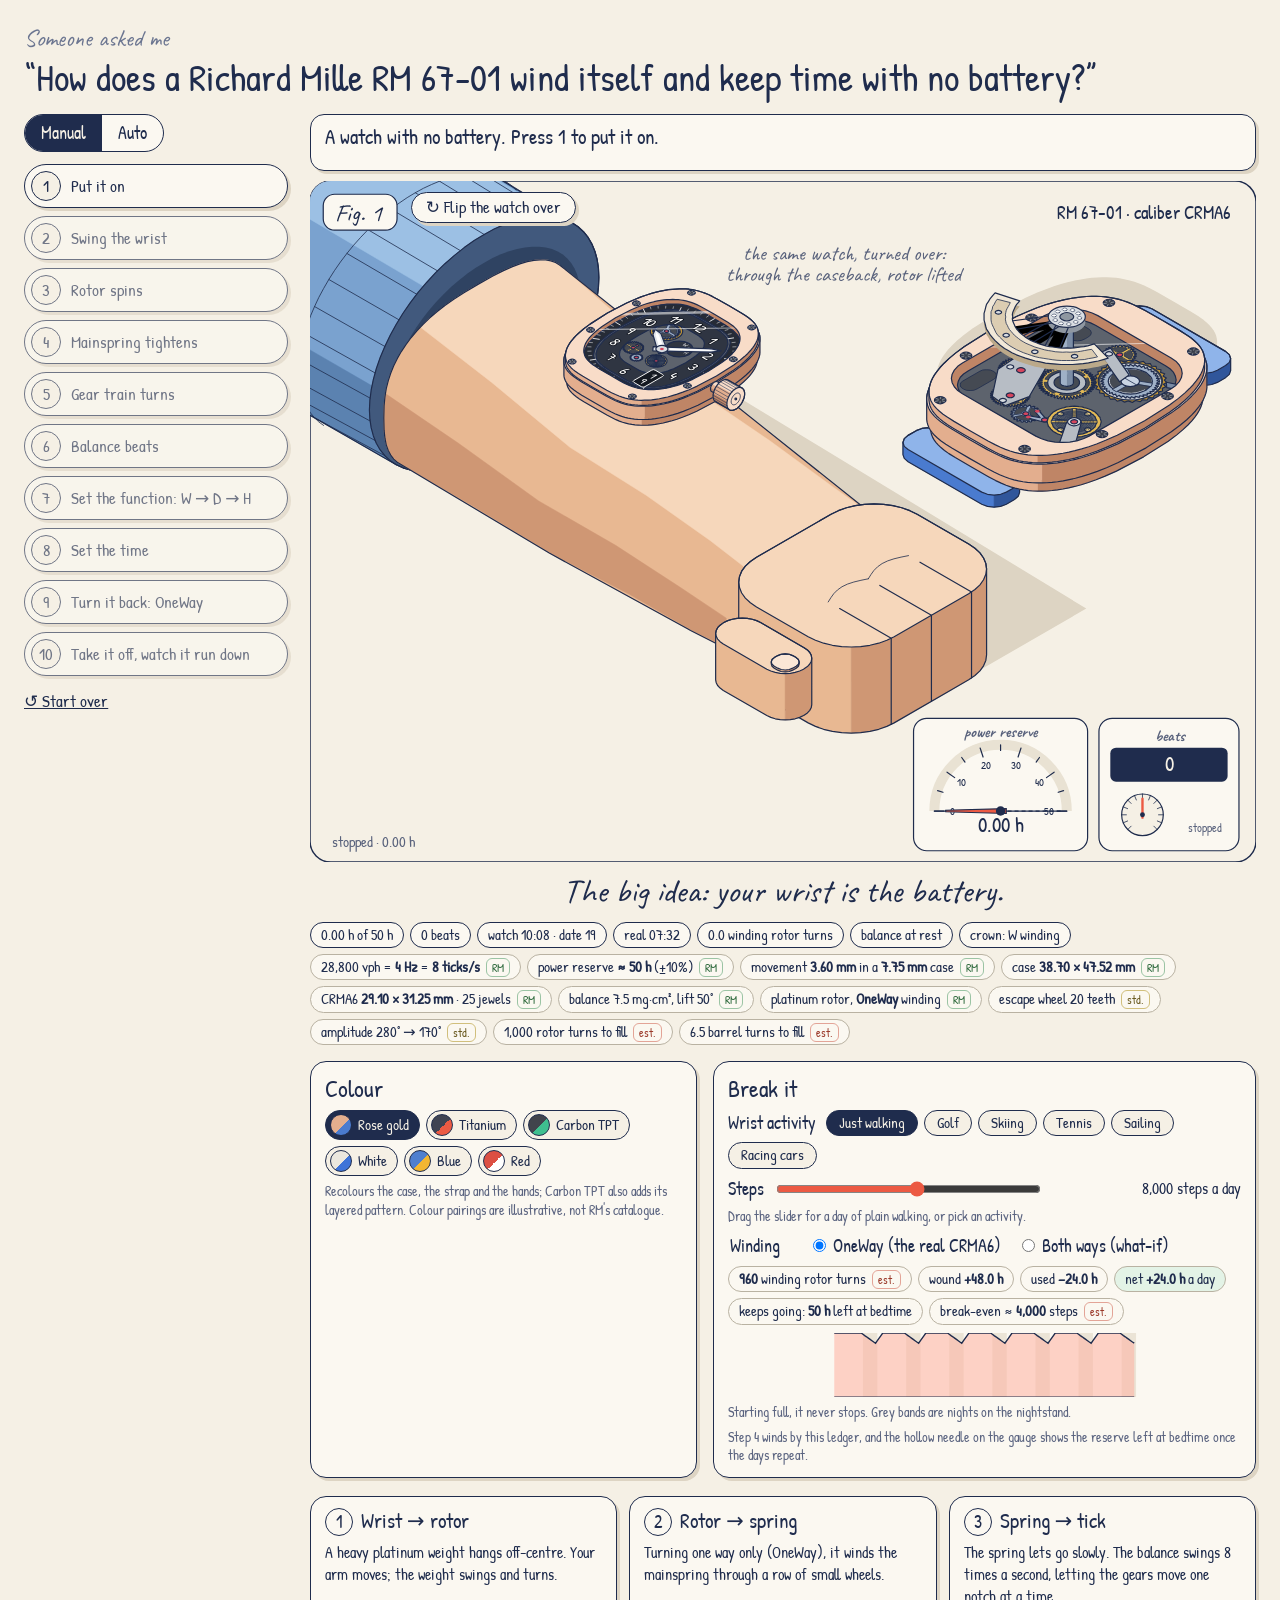
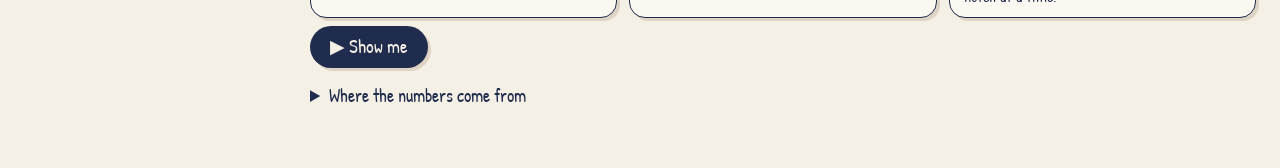
<file: rm67-01/site/index.html>
<!doctype html>
<html lang="en">
<head>
<meta charset="utf-8">
<meta name="viewport" content="width=device-width, initial-scale=1">
<title>RM 67-01 Anatomy</title>
<meta name="description" content="How a Richard Mille RM 67-01 winds itself and keeps time with no battery: an interactive, hand-inked machine driven by one small model.">
<link rel="preconnect" href="https://fonts.googleapis.com">
<link rel="preconnect" href="https://fonts.gstatic.com" crossorigin>
<link href="https://fonts.googleapis.com/css2?family=Caveat:wght@600;700&family=Patrick+Hand&display=swap" rel="stylesheet">
<style>:root {
  --paper: #f5f0e5;
  --paper2: #fbf8f1;
  --ink: #1f2c4d;
  --shade: #ddd4c3;
  --cs0: #f8dcc8; --cs1: #e3ae8e; --cs2: #bf8566;
  --st0: #8fb4ea; --st1: #4a7bcf; --st2: #30569b;
  --ac0: #ffffff; --ac1: #dfe3e8; --ac2: #8d95a0;
  --ui0: #ffb3a3; --ui1: #ec5a43; --ui2: #b9402e;
  --blur: rgba(220, 205, 178, 0.55);
  color-scheme: light;
}
* { box-sizing: border-box; }
html, body { margin: 0; }
body {
  background: var(--paper);
  color: var(--ink);
  font-family: "Patrick Hand", "Comic Sans MS", system-ui, sans-serif;
  font-size: 18px;
  line-height: 1.35;
}
.top { max-width: 1280px; margin: 0 auto; padding: 22px 24px 0; }
.kicker { margin: 0; font-family: Caveat, cursive; font-size: 24px; color: #6b7590; }
h1 { margin: 2px 0 0; font-weight: 400; font-size: clamp(24px, 3.2vw, 38px); line-height: 1.15; }
.grid { max-width: 1280px; margin: 0 auto; padding: 14px 24px 60px; display: grid; grid-template-columns: 264px minmax(0, 1fr); gap: 22px; align-items: start; }
.side { position: sticky; top: 14px; }
.mode { display: inline-flex; border: 1.5px solid var(--ink); border-radius: 999px; overflow: hidden; margin-bottom: 12px; background: var(--paper2); }
.mode button { font: inherit; border: 0; background: none; color: var(--ink); padding: 6px 16px; cursor: pointer; }
.mode button[aria-pressed="true"] { background: var(--ink); color: var(--paper); }
.steps { list-style: none; margin: 0; padding: 0; display: grid; gap: 8px; }
.steps button {
  width: 100%; display: flex; align-items: center; gap: 10px; text-align: left;
  font: inherit; font-size: 17px; color: var(--ink); background: var(--paper2);
  border: 1.5px solid var(--ink); border-radius: 999px; padding: 6px 14px 6px 6px; cursor: pointer;
  box-shadow: 3px 3px 0 var(--shade); transition: opacity .3s, background .3s, transform .15s;
}
.steps .n { flex: none; width: 30px; height: 30px; border-radius: 50%; border: 1.5px solid var(--ink); display: grid; place-items: center; background: var(--paper); font-size: 17px; }
.steps button:disabled { cursor: default; }
.steps button[data-state="later"] { opacity: .62; }
.steps button:not([data-state="running"]):hover { transform: translate(-1px, -1px); box-shadow: 4px 4px 0 var(--shade); opacity: 1; }
.steps button[data-state="done"] { opacity: .5; box-shadow: none; }
.steps button[data-state="done"] .n { background: var(--ink); color: var(--paper); }
.steps button[data-state="running"] { background: var(--ui1); color: #fff; border-color: var(--ink); }
.steps button[data-state="running"] .n { background: #fff; color: var(--ink); }
.steps button[data-state="next"]:not(:disabled):hover { transform: translate(-1px, -1px); box-shadow: 4px 4px 0 var(--shade); }
.steps button.pulse .n { animation: pulse 1.3s ease-in-out infinite; }
@keyframes pulse { 0%, 100% { box-shadow: 0 0 0 0 rgba(236, 90, 67, .55); } 50% { box-shadow: 0 0 0 7px rgba(236, 90, 67, 0); } }
.restart { display: inline-block; margin-top: 14px; color: var(--ink); font-size: 17px; }
.stage { min-width: 0; }
.hint { margin: 0 0 10px; min-height: 2.7em; font-size: 21px; background: var(--paper2); border: 1.5px solid var(--ink); border-radius: 14px; padding: 8px 14px; box-shadow: 3px 3px 0 var(--shade); }
.card { position: relative; }
.flipbtn { position: absolute; top: 1.6%; left: calc(9.6% + 10px); z-index: 2; font: inherit; font-size: 17px; color: var(--ink); background: var(--paper2); border: 1.5px solid var(--ink); border-radius: 999px; padding: 3px 14px; cursor: pointer; box-shadow: 3px 3px 0 var(--shade); }
.flipbtn:hover { transform: translate(-1px, -1px); box-shadow: 4px 4px 0 var(--shade); }
.flipbtn[aria-pressed="true"] { background: var(--ink); color: var(--paper); }
#fig { display: block; width: 100%; height: auto; }
.readout { position: absolute; left: 22px; bottom: 10px; margin: 0; font-size: 15px; color: #59627c; }
.big { font-family: Caveat, cursive; font-size: 34px; margin: 6px 0 8px; text-align: center; }
.chips { display: flex; flex-wrap: wrap; gap: 6px; }
.chips.facts { margin-top: 6px; }
.chip { background: var(--paper2); border: 1.2px solid #b9b2a2; border-radius: 999px; padding: 2px 10px; font-size: 15px; white-space: nowrap; }
.chip.lv { border-color: var(--ink); }
.chip.lv:empty { display: none; }
.chip.bad { background: #fde3dd; }
.chip.good { background: #e3f3e6; }
.src { font-style: normal; font-size: 12px; border-radius: 6px; padding: 0 5px; margin-left: 3px; border: 1px solid; }
.src.rm { color: #2f6a3d; border-color: #9bc4a4; }
.src.std { color: #6a5a20; border-color: #d1bf7c; }
.src.est { color: #9b3a2a; border-color: #e3a497; }
.row2 { display: grid; grid-template-columns: minmax(0, 1fr) minmax(0, 1.4fr); gap: 16px; margin-top: 16px; }
.panel { background: var(--paper2); border: 1.5px solid var(--ink); border-radius: 16px; padding: 10px 14px 12px; box-shadow: 3px 3px 0 var(--shade); min-width: 0; }
.panel h2 { margin: 0 0 6px; font-weight: 400; font-size: 24px; }
.small { font-size: 14px; color: #5b6480; margin: 6px 0 0; }
.swatches { display: flex; flex-wrap: wrap; gap: 6px; }
.sw { font: inherit; font-size: 15px; display: inline-flex; align-items: center; gap: 6px; border: 1.2px solid var(--ink); background: var(--paper); border-radius: 999px; padding: 3px 10px 3px 4px; cursor: pointer; color: var(--ink); }
.sw i { width: 22px; height: 22px; border-radius: 50%; border: 1.2px solid var(--ink); background: linear-gradient(135deg, var(--a) 55%, var(--b) 55%); }
.sw[aria-pressed="true"] { background: var(--ink); color: var(--paper); }
.acts { display: flex; flex-wrap: wrap; align-items: center; gap: 6px; margin-bottom: 8px; }
.acts > span { margin-right: 4px; }
.act { font: inherit; font-size: 15px; border: 1.2px solid var(--ink); background: var(--paper); color: var(--ink); border-radius: 999px; padding: 2px 12px; cursor: pointer; }
.act[aria-pressed="true"] { background: var(--ink); color: var(--paper); }
.sl { display: grid; grid-template-columns: auto minmax(0, 1fr) auto; gap: 10px; align-items: center; }
.sl input { width: 100%; accent-color: var(--ui1); }
.sl output { font-size: 16px; min-width: 12em; text-align: right; }
.wind { border: 0; padding: 0; margin: 8px 0; display: flex; flex-wrap: wrap; gap: 4px 16px; }
.wind legend { float: left; margin-right: 10px; }
.week { width: 100%; height: 64px; margin-top: 8px; display: block; }
.week .night { fill: #ebe4d6; }
.week .wkFill { fill: var(--ui0); opacity: .55; }
.week .wkLine { fill: none; stroke: var(--ink); stroke-width: 1.4; vector-effect: non-scaling-stroke; }
.week .wkAxis { stroke: var(--ink); stroke-width: 1.2; vector-effect: non-scaling-stroke; }
.cards { list-style: none; margin: 18px 0 8px; padding: 0; display: grid; grid-template-columns: repeat(3, minmax(0, 1fr)); gap: 12px; }
.cards li { background: var(--paper2); border: 1.5px solid var(--ink); border-radius: 16px; padding: 10px 14px; box-shadow: 3px 3px 0 var(--shade); }
.cards .n { display: inline-grid; place-items: center; width: 28px; height: 28px; border-radius: 50%; border: 1.5px solid var(--ink); }
.cards h3 { display: inline; margin-left: 8px; font-weight: 400; font-size: 21px; }
.cards p { margin: 6px 0 0; font-size: 16px; }
.showme { font: inherit; font-size: 19px; background: var(--ink); color: var(--paper); border: 0; border-radius: 999px; padding: 8px 20px; cursor: pointer; box-shadow: 3px 3px 0 var(--shade); }
.notes { margin-top: 16px; font-size: 15px; }
.notes summary { cursor: pointer; font-size: 18px; }
.notes li { margin: 4px 0; }

/* the drawing */
#fig .paper { fill: var(--paper); stroke: var(--ink); stroke-width: 1.5; vector-effect: non-scaling-stroke; }
#fig path, #fig circle, #fig rect { vector-effect: non-scaling-stroke; }
#fig .k { fill: none; stroke: var(--ink); stroke-width: 1.2; stroke-linejoin: round; stroke-linecap: round; }
#fig circle.k, #fig path.k[style] { stroke: var(--ink); }
#fig .thin { stroke-width: 0.8; }
#fig .hair { stroke-width: 0.55; }
#fig .dash { stroke-dasharray: 3 3; }
#fig .shade { fill: var(--shade); }
#fig .skinShade { fill: #d9a582; opacity: 1; }
#fig .glint { fill: none; stroke: #ffffff; stroke-width: 2.4; opacity: .55; stroke-linecap: round; }
#fig .glint.thinG { stroke-width: 1.2; }
#fig .spring { fill: none; stroke: #e8eef7; stroke-width: 0.9; }
#fig .tpt { fill: url(#tptP); stroke: var(--ink); stroke-width: 1.2; }
#fig .num { font-family: "Patrick Hand", sans-serif; font-size: 4.4px; text-anchor: middle; fill: #ffffff; stroke: #10141c; stroke-width: 0.5px; paint-order: stroke; vector-effect: none; }
#fig .fnl { font-family: "Patrick Hand", sans-serif; font-size: 1.9px; text-anchor: middle; fill: #ffffff; }
#fig .dnum { font-family: "Patrick Hand", sans-serif; font-size: 3.4px; text-anchor: middle; fill: #ffffff; }
#fig .dateFrame { fill: none; stroke: #f2f2f2; stroke-width: 1; }
#fig .tickW { fill: none; stroke: #f2f2f2; stroke-width: 0.9; stroke-linecap: round; }
#fig .tickW.hair { stroke-width: 0.5; }
#fig .spl { fill: none; stroke: #c9ced6; stroke-width: 0.5; }
#fig .labBg { fill: var(--paper2); stroke: var(--ink); stroke-width: 1.2; }
#fig .figno { font-family: Caveat, cursive; font-size: 26px; fill: var(--ink); }
#fig .figtitle { font-family: "Patrick Hand", sans-serif; font-size: 20px; fill: var(--ink); text-anchor: end; }
#fig .incap.big { font-size: 26px; }
#fig .incap { font-family: Caveat, cursive; font-size: 22px; fill: #59627c; text-anchor: middle; }
#fig .plateFace { fill: var(--paper2); stroke: var(--ink); stroke-width: 1.2; }
#fig .arcBg { fill: none; stroke: #e9e2d3; stroke-width: 10; }
#fig .arcFill { fill: none; stroke: var(--ui1); stroke-width: 10; opacity: .85; }
#fig .gnum { font-size: 12px; text-anchor: middle; fill: var(--ink); font-family: "Patrick Hand", sans-serif; }
#fig .glab { font-size: 22px; text-anchor: middle; fill: var(--ink); font-family: "Patrick Hand", sans-serif; }
#fig .gcap { font-size: 17px; text-anchor: middle; fill: #59627c; font-family: Caveat, cursive; font-weight: 700; }
#fig .gsmall { font-size: 13px; text-anchor: middle; fill: #59627c; font-family: "Patrick Hand", sans-serif; }
#fig .needle { fill: var(--ui1); stroke: var(--ink); stroke-width: 1.2; }
#fig .ghost { fill: none; stroke: var(--ink); stroke-width: 1.2; stroke-dasharray: 4 3; }
#fig .hub { fill: var(--ink); }
#fig .odo { fill: var(--ink); }
#fig .odoT { fill: var(--paper); font-family: "Patrick Hand", monospace; font-size: 22px; text-anchor: middle; letter-spacing: 1px; }
#fig .tickFace { fill: var(--paper); stroke: var(--ink); stroke-width: 1.2; }
#fig .tickNeedle { stroke: var(--ui1); stroke-width: 2.4; stroke-linecap: round; }
#fig .flash { fill: var(--ui1); stroke: var(--ink); stroke-width: 1.2; }
#fig .badge { fill: var(--ink); }
#fig .badgeT { fill: var(--paper); font-family: "Patrick Hand", sans-serif; font-size: 21px; text-anchor: middle; }
#fig .snd { font-family: Caveat, cursive; font-weight: 700; font-size: 30px; fill: var(--ui2); text-anchor: middle; paint-order: stroke; stroke: var(--paper); stroke-width: 4px; stroke-linejoin: round; }
#fig [data-lit] { transition: filter .35s; }
#fig .lit { filter: drop-shadow(0 0 2.2px var(--ui1)) drop-shadow(0 0 0.6px var(--ui1)); }

@media (max-width: 860px) {
  .grid { grid-template-columns: minmax(0, 1fr); padding: 10px 16px 40px; }
  .top { padding: 16px 16px 0; }
  .side { position: static; }
  .steps { grid-template-columns: minmax(0, 1fr) minmax(0, 1fr); }
  .steps button { font-size: 15px; padding: 4px 8px 4px 4px; }
  .steps .n { width: 26px; height: 26px; }
  .row2, .cards { grid-template-columns: minmax(0, 1fr); }
  .hint { font-size: 18px; }
  .readout { position: static; text-align: right; }
  .flipbtn { position: static; display: block; margin: 0 0 8px auto; font-size: 15px; }
  .chip { white-space: normal; }
  .sl { grid-template-columns: minmax(0, 1fr) auto; }
  .sl input { grid-column: 1 / -1; grid-row: 2; }
  .sl output { min-width: 0; }
}
@media (prefers-reduced-motion: reduce) {
  .steps button.pulse .n { animation: none; outline: 2px solid var(--ui1); }
}
</style>
</head>
<body>
<header class="top">
  <p class="kicker">Someone asked me</p>
  <h1>“How does a Richard Mille RM 67-01 wind itself and keep time with no battery?”</h1>
</header>
<main class="grid">
  <aside class="side">
    <div class="mode" role="group" aria-label="Play mode">
      <button type="button" data-mode="manual" aria-pressed="true">Manual</button>
      <button type="button" data-mode="auto" aria-pressed="false">Auto</button>
    </div>
    <ol id="steps" class="steps"></ol>
    <a href="#" id="restart" class="restart">↺ Start over</a>
  </aside>
  <section class="stage">
    <p id="hint" class="hint" aria-live="polite"></p>
    <div class="card">
      <button type="button" id="flip" class="flipbtn" aria-pressed="false">↻ Flip the watch over</button>
      <svg id="fig" viewBox="0 0 1000 720" role="img" aria-label="An RM 67-01 on a wrist, and the same watch turned over to show its movement"></svg>
      <p class="readout" id="readout" aria-live="off"></p>
    </div>
    <p class="big">The big idea: your wrist is the battery.</p>
    <div id="live" class="chips live">
      <span class="chip lv" data-k="reserve"></span><span class="chip lv" data-k="beats"></span><span class="chip lv" data-k="watch"></span><span class="chip lv" data-k="world"></span><span class="chip lv" data-k="turns"></span><span class="chip lv" data-k="amp"></span><span class="chip lv" data-k="fn"></span>
    </div>
    <div class="chips facts">
      <span class="chip">28,800 vph = <b>4 Hz</b> = <b>8 ticks/s</b> <i class="src rm">RM</i></span>
      <span class="chip">power reserve <b>≈ 50 h</b> (±10%) <i class="src rm">RM</i></span>
      <span class="chip">movement <b>3.60 mm</b> in a <b>7.75 mm</b> case <i class="src rm">RM</i></span>
      <span class="chip">case <b>38.70 × 47.52 mm</b> <i class="src rm">RM</i></span>
      <span class="chip">CRMA6 <b>29.10 × 31.25 mm</b> · 25 jewels <i class="src rm">RM</i></span>
      <span class="chip">balance 7.5 mg·cm², lift 50° <i class="src rm">RM</i></span>
      <span class="chip">platinum rotor, <b>OneWay</b> winding <i class="src rm">RM</i></span>
      <span class="chip">escape wheel 20 teeth <i class="src std">std.</i></span>
      <span class="chip">amplitude 280° → 170° <i class="src std">std.</i></span>
      <span class="chip">1,000 rotor turns to fill <i class="src est">est.</i></span>
      <span class="chip">6.5 barrel turns to fill <i class="src est">est.</i></span>
    </div>

    <div class="row2">
      <div class="panel">
        <h2>Colour</h2>
        <div class="swatches">
          <button type="button" class="sw" data-v="rosegold" aria-pressed="true"><i style="--a:#e3ae8e;--b:#4a7bcf"></i>Rose gold</button>
          <button type="button" class="sw" data-v="titanium" aria-pressed="false"><i style="--a:#3f4352;--b:#ec5a43"></i>Titanium</button>
          <button type="button" class="sw" data-v="carbon" aria-pressed="false"><i style="--a:#41444c;--b:#3fbf8f"></i>Carbon TPT</button>
          <button type="button" class="sw" data-v="white" aria-pressed="false"><i style="--a:#ebe7de;--b:#3f74d8"></i>White</button>
          <button type="button" class="sw" data-v="blue" aria-pressed="false"><i style="--a:#4f7fcf;--b:#f2b632"></i>Blue</button>
          <button type="button" class="sw" data-v="red" aria-pressed="false"><i style="--a:#dc4f43;--b:#ffffff"></i>Red</button>
        </div>
        <p class="small">Recolours the case, the strap and the hands; Carbon TPT also adds its layered pattern. Colour pairings are illustrative, not RM's catalogue.</p>
      </div>
      <div class="panel">
        <h2>Break it</h2>
        <div class="acts" role="group" aria-label="Wrist activity">
          <span>Wrist activity</span>
          <button type="button" class="act" data-act="walk">Just walking</button>
          <button type="button" class="act" data-act="golf">Golf</button>
          <button type="button" class="act" data-act="skiing">Skiing</button>
          <button type="button" class="act" data-act="tennis">Tennis</button>
          <button type="button" class="act" data-act="sailing">Sailing</button>
          <button type="button" class="act" data-act="racing">Racing cars</button>
        </div>
        <label class="sl"><span>Steps</span><input id="act" type="range" min="0" max="15000" step="250" value="8000"><output id="actOut"></output></label>
        <p class="small" id="actWhy"></p>
        <fieldset class="wind"><legend>Winding</legend>
          <label><input type="radio" name="wind" value="one" checked> OneWay (the real CRMA6)</label>
          <label><input type="radio" name="wind" value="both"> Both ways (what-if)</label>
        </fieldset>
        <div id="ledger" class="chips"></div>
        <svg id="week" viewBox="0 0 300 64" class="week" aria-label="Power reserve over a week"></svg>
        <p class="small" id="weekCap"></p>
        <p class="small">Step 4 winds by this ledger, and the hollow needle on the gauge shows the reserve left at bedtime once the days repeat.</p>
      </div>
    </div>

    <ol class="cards">
      <li><span class="n">1</span><h3>Wrist → rotor</h3><p>A heavy platinum weight hangs off-centre. Your arm moves; the weight swings and turns.</p></li>
      <li><span class="n">2</span><h3>Rotor → spring</h3><p>Turning one way only (OneWay), it winds the mainspring through a row of small wheels.</p></li>
      <li><span class="n">3</span><h3>Spring → tick</h3><p>The spring lets go slowly. The balance swings 8 times a second, letting the gears move one notch at a time.</p></li>
    </ol>
    <button type="button" id="showme" class="showme">▶ Show me</button>

    <details class="notes">
      <summary>Where the numbers come from</summary>
      <ul>
        <li><b>RM:</b> Richard Mille's RM 67-01 / CRMA6 specification: 38.70 × 47.52 × 7.75 mm case, 29.10 × 31.25 × 3.60 mm movement, 28,800 vph, about 50 h (±10%), 25 jewels, CuBe balance at 7.5 mg·cm² with a 50° lift angle, platinum rotor with OneWay winding on ceramic ball bearings, function hand at 2 o'clock showing W · D · H, semi-instantaneous date in a vertical aperture at 5 o'clock, grade 5 titanium spline screws.</li>
        <li><b>Corrected from the brief:</b> the selector reads W · D · H (there is no N). RM publishes no variable-geometry rotor or adjustable ribs for the CRMA6 (that idea belongs to other RM calibers), so the rib step and slider became OneWay against a both-ways what-if. The RM 67-01 has no seconds hand; the fourth wheel, which turns once a minute, carries a marker dot instead.</li>
        <li><b>std.:</b> 20-tooth escape wheel and the 280° → 170° amplitude curve are typical of a Swiss lever movement; RM doesn't publish them for the CRMA6.</li>
        <li><b>est.:</b> 1,000 rotor turns for a full wind, 6.5 barrel turns, 0.12 winding turns per step, 16 h a day on the wrist, each activity's steps and extra wrist-motion turns (golf 12,000 steps + 60 turns from swings, skiing 6,000 + 250, tennis 9,000 + 200, sailing 4,000 + 250, racing cars 3,000 + 40), and the both-ways × 1.6 factor are estimates chosen to be plausible. They set how fast things wind, not the timekeeping.</li>
        <li><b>Drawn, not measured:</b> the layout of the wheels in the movement, the number of bezel screws, and the strap and dial details follow the watch's look, not a technical drawing.</li>
      </ul>
    </details>
  </section>
</main>
<script type="module">
// One small model of the RM 67-01 (caliber CRMA6). Every number the page shows
// comes from here. Pure: no DOM, no clock, no randomness.
//
// source: "rm"   = Richard Mille's published RM 67-01 / CRMA6 specification
//         "std"  = industry standard for a Swiss lever movement; CRMA6 value not published
//         "est"  = our estimate, flagged on the page; not published anywhere

const SPEC = {
  caseW: { v: 38.7, unit: "mm", src: "rm", note: "case width (RM lists 38.70)" },
  caseH: { v: 47.52, unit: "mm", src: "rm", note: "case length, 12 to 6" },
  caseT: { v: 7.75, unit: "mm", src: "rm", note: "case thickness" },
  movW: { v: 29.1, unit: "mm", src: "rm", note: "CRMA6 width" },
  movH: { v: 31.25, unit: "mm", src: "rm", note: "CRMA6 length" },
  movT: { v: 3.6, unit: "mm", src: "rm", note: "CRMA6 thickness" },
  vph: { v: 28800, unit: "vph", src: "rm", note: "balance frequency" },
  reserveH: { v: 50, unit: "h", src: "rm", note: "power reserve, RM states about 50 h ±10%" },
  jewels: { v: 25, unit: "", src: "rm", note: "jewels" },
  inertia: { v: 7.5, unit: "mg·cm²", src: "rm", note: "balance moment of inertia" },
  lift: { v: 50, unit: "°", src: "rm", note: "lift angle" },
  escTeeth: { v: 20, unit: "teeth", src: "std", note: "escape wheel teeth: the Swiss lever standard" },
  ampFull: { v: 280, unit: "°", src: "std", note: "balance amplitude fully wound: typical, not CRMA6 data" },
  ampLow: { v: 170, unit: "°", src: "std", note: "balance amplitude near empty: typical" },
  barrelTurns: { v: 6.5, unit: "turns", src: "est", note: "barrel turns from empty to full" },
  rotorTurnsFull: { v: 1000, unit: "turns", src: "est", note: "OneWay rotor turns to wind 0 → 50 h" },
  turnsPerStep: { v: 0.12, unit: "turns", src: "est", note: "winding rotor turns per walking step" },
  bothWays: { v: 1.6, unit: "×", src: "est", note: "what-if: a rotor that winds both ways" },
  wornH: { v: 16, unit: "h", src: "est", note: "hours a day on the wrist" },
};

// A day of each activity: steps walked, plus winding rotor turns from wrist motion
// that isn't walking (swings, strokes, a rolling deck). All estimates (src "est").
const ACTIVITIES = {
  walk: { name: "Just walking", steps: 8000, motion: 0, moves: "" },
  golf: { label: "swings", name: "Golf", steps: 12000, motion: 60, moves: "~90 full swings", why: "walking 18 holes, and every swing whips the rotor round" },
  skiing: { label: "poles and turns", name: "Skiing", steps: 6000, motion: 250, moves: "pole plants, turns, chairlift bumps", why: "few steps, but poles and turns rock the wrist all day" },
  tennis: { label: "strokes", name: "Tennis", steps: 9000, motion: 200, moves: "a few hundred strokes", why: "running between shots, and each stroke snaps the wrist" },
  sailing: { label: "boat roll", name: "Sailing", steps: 4000, motion: 250, moves: "all-day boat roll, winching", why: "hardly any walking, but the deck rolls the rotor for hours" },
  racing: { label: "wheel vibration", name: "Racing cars", steps: 3000, motion: 40, moves: "hands steady on the wheel", why: "sitting still with hands on the wheel; buzzing vibration barely swings a rotor" },
};

const HZ = SPEC.vph.v / 3600 / 2; // 28,800 vph = 8 beats/s = 4 full swings/s
const BEATS_PER_S = SPEC.vph.v / 3600;
const FULL_S = SPEC.reserveH.v * 3600;
// reserve seconds stored per radian of winding rotor travel
const S_PER_RAD = FULL_S / (SPEC.rotorTurnsFull.v * 2 * Math.PI);
// escape wheel: half a tooth per beat
const ESC_DEG_PER_BEAT = 360 / SPEC.escTeeth.v / 2;

function initial() {
  return {
    reserve: 0, // seconds of running left
    run: 0, // seconds the movement has run (drives every wheel)
    watch: 10 * 3600 + 8 * 60, // what the hands show, seconds since day 0 midnight
    day0: 19, // date shown at watch = 0
    world: 7 * 3600 + 32 * 60, // the real clock
    rotor: 0, // rotor angle, rad, relative to the movement
    rotorV: 0, // rad/s
    wound: 0, // total rad that wound the spring
    fn: "W",
    oneWay: true,
  };
}

const clamp = (v, a, b) => Math.min(b, Math.max(a, v));

// Balance amplitude in degrees for a given reserve (falls as the spring lets down).
function amplitude(reserve) {
  if (reserve <= 0) return 0;
  const f = clamp(reserve / FULL_S, 0, 1);
  const a = SPEC.ampLow.v + (SPEC.ampFull.v - SPEC.ampLow.v) * Math.sqrt(f);
  // the last few minutes: amplitude collapses to rest
  return a * clamp(reserve / 300, 0, 1);
}

// Winding: rotor travel (rad, relative to the movement) → reserve seconds.
// OneWay winds on positive travel only; the what-if winds on both.
function windOf(dRotor, oneWay) {
  if (oneWay) return Math.max(0, dRotor) * S_PER_RAD;
  return Math.abs(dRotor) * S_PER_RAD * (SPEC.bothWays.v / 2);
}

// Advance the watch by dt real seconds.
// input: { worn, roll, rollV, spin (kinematic rotor rad/s or null), wear (avg wind s per s), fn }
function step(s, dt, input = {}) {
  const n = { ...s };
  n.world = s.world + dt;
  n.fn = input.fn ?? s.fn;
  n.oneWay = input.oneWay ?? s.oneWay;

  // rotor: an off-centre platinum mass. Gravity pulls it toward the bottom of the
  // tilted case; the wrist roll drags the case round under it.
  let dRotor = 0;
  if (input.spin != null) {
    dRotor = input.spin * dt;
    n.rotorV = input.spin;
  } else if (dt > 0.05) {
    // compressed time: the rotor's swing is averaged into input.wear instead
    n.rotorV = 0;
  } else {
    const g = 60; // rad/s² at full tilt: tuned for a readable swing, not measured
    const damp = 1.4;
    const roll = input.roll ?? 0;
    const acc = -g * Math.sin(s.rotor + roll) - damp * s.rotorV - (input.rollA ?? 0);
    n.rotorV = s.rotorV + acc * dt;
    dRotor = n.rotorV * dt;
  }
  n.rotor = s.rotor + dRotor;
  let gain = (input.worn !== false ? windOf(dRotor, n.oneWay) : 0) + (input.wear ?? 0) * dt;
  if (n.fn === "W" && input.crownWind) gain += input.crownWind * dt;
  n.wound = s.wound + (gain > 0 ? gain / S_PER_RAD : 0);

  // running: the reserve drains one second per second; the bridle slips when full
  const running = s.reserve > 0;
  const used = running ? Math.min(dt, s.reserve) : 0;
  n.reserve = clamp(s.reserve + gain - used, 0, FULL_S);
  n.run = s.run + used;
  n.watch = s.watch + used + (input.setBy ?? 0);
  return n;
}

// Everything the screen reads, derived from the state.
function read(s) {
  const amp = amplitude(s.reserve);
  const running = amp > 0;
  const beats = Math.floor(s.run * BEATS_PER_S);
  const balance = running ? amp * Math.sin(2 * Math.PI * HZ * s.run) : 0;
  const dayIndex = Math.floor(s.watch / 86400);
  const tod = ((s.watch % 86400) + 86400) % 86400;
  // semi-instantaneous date: jumps over the 2 minutes after midnight
  const jump = clamp(tod / 120, 0, 1);
  const date = ((s.day0 - 1 + dayIndex) % 31) + 1;
  const barrelTurnsDone = (s.run / FULL_S) * SPEC.barrelTurns.v;
  return {
    reserveH: s.reserve / 3600,
    reserveFrac: s.reserve / FULL_S,
    amp,
    running,
    beats,
    balance,
    hourDeg: (tod / 43200) * 360,
    minDeg: ((tod % 3600) / 3600) * 360,
    secWheelDeg: (s.run / 60) * 360, // fourth wheel: one turn a minute (no seconds hand)
    escDeg: escAngle(s.run),
    centreDeg: (s.run / 3600) * 360,
    thirdDeg: -(s.run / 3600) * 360 * 7.5,
    barrelDeg: barrelTurnsDone * 360,
    ratchetDeg: -(s.wound / (SPEC.rotorTurnsFull.v * 2 * Math.PI)) * SPEC.barrelTurns.v * 360,
    rotorDeg: (s.rotor * 180) / Math.PI,
    date,
    nextDate: (date % 31) + 1,
    dateJump: tod < 120 && dayIndex > 0 ? jump : 1,
    hh: Math.floor(tod / 3600),
    mm: Math.floor((tod % 3600) / 60),
    worldTod: ((s.world % 86400) + 86400) % 86400,
  };
}

// The escape wheel moves only when a beat lets a tooth go: a fast eased jump
// (30 ms), then still. Continuous in time, never a snap.
function escAngle(run) {
  const b = run * BEATS_PER_S;
  const k = Math.floor(b);
  const f = clamp((b - k) / 0.24, 0, 1);
  const e = f * f * (3 - 2 * f);
  return (k + e) * ESC_DEG_PER_BEAT;
}

// A day of wear, averaged: steps → rotor turns → hours of reserve.
function dayModel({ steps, motion = 0, oneWay = true, startH = SPEC.reserveH.v, days = 7 }) {
  const factor = oneWay ? 1 : SPEC.bothWays.v;
  const stepTurns = steps * SPEC.turnsPerStep.v * factor;
  const motionTurns = motion * factor;
  const turns = stepTurns + motionTurns;
  const gainH = (turns / SPEC.rotorTurnsFull.v) * SPEC.reserveH.v;
  const worn = SPEC.wornH.v;
  const trace = [];
  let r = startH;
  let stoppedAt = null;
  // run long enough for a slow drain to show; the chart keeps the first `days`
  for (let h = 0; h < Math.max(days, 60) * 24; h++) {
    const hour = h % 24; // 0..15 on the wrist, 16..23 on the nightstand
    const add = hour < worn ? gainH / worn : 0;
    if (r <= 0 && add === 0 && stoppedAt == null) stoppedAt = h;
    r = clamp(r + add - (r > 0 || add > 0 ? 1 : 0), 0, SPEC.reserveH.v);
    if (r === 0 && stoppedAt == null) stoppedAt = h + 1;
    trace.push(r);
  }
  // steady state: reserve on taking it off, once days repeat
  const steady = trace[trace.length - 24 + worn - 1];
  trace.length = days * 24;
  return {
    steps,
    stepTurns,
    motionTurns,
    // the same winding expressed as plain walking
    stepEquiv: Math.round(steps + motion / SPEC.turnsPerStep.v),
    turns,
    gainH,
    useH: 24,
    netH: gainH - 24,
    // speed up a real winding second into a readable on-screen second
    windPerS: gainH / (worn * 3600), // reserve hours per worn second
    trace,
    stoppedAt,
    steady,
    breakEven: Math.ceil((24 / SPEC.reserveH.v) * SPEC.rotorTurnsFull.v / (SPEC.turnsPerStep.v * (oneWay ? 1 : SPEC.bothWays.v))),
  };
}

// Real-time speed factor for a move: (real seconds represented) / (screen seconds).
function speedOf(realS, screenS) {
  return realS / screenS;
}

function speedLabel(k) {
  if (Math.abs(k - 1) < 0.02) return "×1";
  if (k < 1) return "×1/" + Math.round(1 / k);
  return "×" + Math.round(k).toLocaleString("en-US");
}


// Isometric camera and the few solids this figure needs. World units are mm.
// x and y on the floor, z up. The viewer sits at (+1, +1, +1).

const C30 = Math.cos(Math.PI / 6);

function cam(ox, oy, k) {
  return { ox, oy, k };
}

function pr(P, x, y, z) {
  return [P.ox + (y - x) * C30 * P.k, P.oy + ((x + y) * 0.5 - z) * P.k];
}

// A plane at height z whose local X runs along world +y and local Y along world +x.
// Watch faces are drawn flat in this local frame (X toward 3 o'clock, Y toward 6).
function planeM(P, cx, cy, z) {
  const k = P.k;
  const e = P.ox + (cy - cx) * C30 * k;
  const f = P.oy + ((cx + cy) * 0.5 - z) * k;
  return `matrix(${r3(C30 * k)} ${r3(0.5 * k)} ${r3(-C30 * k)} ${r3(0.5 * k)} ${r3(e)} ${r3(f)})`;
}

function onPlane(P, cx, cy, z, X, Y) {
  return pr(P, cx + Y, cy + X, z);
}

const r1 = (v) => Math.round(v * 10) / 10;
const r3 = (v) => Math.round(v * 1000) / 1000;

function pathOf(pts, close = true) {
  return "M" + pts.map((p) => r1(p[0]) + " " + r1(p[1])).join("L") + (close ? "Z" : "");
}

function hull(points) {
  const p = points.slice().sort((a, b) => a[0] - b[0] || a[1] - b[1]);
  const cr = (o, a, b) => (a[0] - o[0]) * (b[1] - o[1]) - (a[1] - o[1]) * (b[0] - o[0]);
  const lo = [];
  const up = [];
  for (const q of p) {
    while (lo.length >= 2 && cr(lo[lo.length - 2], lo[lo.length - 1], q) <= 0) lo.pop();
    lo.push(q);
  }
  for (let i = p.length - 1; i >= 0; i--) {
    const q = p[i];
    while (up.length >= 2 && cr(up[up.length - 2], up[up.length - 1], q) <= 0) up.pop();
    up.push(q);
  }
  return lo.slice(0, -1).concat(up.slice(0, -1));
}

// Tonneau: a superellipse pinched toward 12 and 6, so the sides bow out like a barrel.
// Local X half-width a (at the middle), Y half-length b.
const PINCH = 0.2;
const barrel = (Y, b) => 1 - PINCH * (Y / b) ** 2;

function tonneau(a, b, n = 4.2, N = 96) {
  const out = [];
  for (let i = 0; i < N; i++) {
    const t = (i / N) * Math.PI * 2;
    const c = Math.cos(t);
    const s = Math.sin(t);
    const Y = b * Math.sign(s) * Math.abs(s) ** (2 / n);
    out.push([a * barrel(Y, b) * Math.sign(c) * Math.abs(c) ** (2 / n), Y]);
  }
  return out;
}

// Distance from centre to the tonneau edge along polar angle th (local frame).
function tonneauR(a, b, th, n = 4.2) {
  const inside = (r) => {
    const X = r * Math.cos(th);
    const Y = r * Math.sin(th);
    return Math.abs(X / (a * barrel(Y, b))) ** n + Math.abs(Y / b) ** n <= 1;
  };
  let lo = 0;
  let hi = Math.max(a, b);
  for (let i = 0; i < 30; i++) {
    const m = (lo + hi) / 2;
    if (inside(m)) lo = m;
    else hi = m;
  }
  return lo;
}

function roundRect(x0, y0, x1, y1, r, N = 8) {
  const out = [];
  const corner = (cx, cy, a0) => {
    for (let i = 0; i <= N; i++) {
      const a = a0 + (i / N) * (Math.PI / 2);
      out.push([cx + r * Math.cos(a), cy + r * Math.sin(a)]);
    }
  };
  corner(x1 - r, y1 - r, 0);
  corner(x0 + r, y1 - r, Math.PI / 2);
  corner(x0 + r, y0 + r, Math.PI);
  corner(x1 - r, y0 + r, (3 * Math.PI) / 2);
  return out;
}

function circlePts(cx, cy, r, N = 48) {
  const out = [];
  for (let i = 0; i < N; i++) {
    const a = (i / N) * Math.PI * 2;
    out.push([cx + r * Math.cos(a), cy + r * Math.sin(a)]);
  }
  return out;
}

const fillS = (c) => `style="fill:${c};stroke:${c};stroke-width:.5"`;
const fillOnly = (c) => `style="fill:${c}"`;

// A vertical prism on a world plan. tones = [top, faces toward +x, faces toward +y].
// Sides are flat colour runs; one ink outline goes round the silhouette and the top.
function prism(P, plan, z0, z1, tones, o = {}) {
  const n = plan.length;
  let area = 0;
  for (let i = 0; i < n; i++) {
    const [x0, y0] = plan[i];
    const [x1, y1] = plan[(i + 1) % n];
    area += x0 * y1 - x1 * y0;
  }
  const ccw = area > 0;
  const B = plan.map(([x, y]) => pr(P, x, y, z0));
  const T = plan.map(([x, y]) => pr(P, x, y, z1));
  const edges = [];
  for (let i = 0; i < n; i++) {
    const j = (i + 1) % n;
    const dx = plan[j][0] - plan[i][0];
    const dy = plan[j][1] - plan[i][1];
    const nx = ccw ? dy : -dy;
    const ny = ccw ? -dx : dx;
    const vis = nx + ny > 1e-9;
    edges.push({ i, j, vis, tone: vis ? (nx > ny ? 1 : 2) : 0 });
  }
  let start = edges.findIndex((e) => !e.vis);
  if (start < 0) start = 0;
  const order = edges.slice(start).concat(edges.slice(0, start));
  let out = "";
  let run = null;
  const flush = () => {
    if (!run) return;
    const pts = [];
    for (const e of run.list) pts.push(B[e.i]);
    pts.push(B[run.list[run.list.length - 1].j]);
    for (let q = run.list.length - 1; q >= 0; q--) pts.push(T[run.list[q].j]);
    pts.push(T[run.list[0].i]);
    out += `<path d="${pathOf(pts)}" ${fillS(tones[run.tone])}/>`;
    run = null;
  };
  for (const e of order) {
    if (!e.vis) {
      flush();
      continue;
    }
    if (run && run.tone === e.tone) run.list.push(e);
    else {
      flush();
      run = { tone: e.tone, list: [e] };
    }
  }
  flush();
  if (z1 - z0 < 1e-6) out = "";
  out += `<path d="${pathOf(T)}" ${fillOnly(tones[0])}${o.topId ? ` id="${o.topId}"` : ""}/>`;
  if (o.ink !== false) {
    out += `<path class="k" d="${pathOf(hull(B.concat(T)))}"/>`;
    out += `<path class="k" d="${pathOf(T)}"/>`;
  }
  return out;
}

// A tube along world y with an elliptical (or squarish, n > 2) cross-section.
// stations: [{ y, rx, rz, zc, cx? }]. tones = [top, side, underside].
function tubeY(P, st, tones, o = {}) {
  const n = o.n || 2;
  const sec = (s, a) => {
    const c = Math.cos(a);
    const q = Math.sin(a);
    return [(s.cx || 0) + s.rx * Math.sign(c) * Math.abs(c) ** (2 / n), s.zc + s.rz * Math.sign(q) * Math.abs(q) ** (2 / n)];
  };
  const pt = (s, a) => {
    const [x, z] = sec(s, a);
    return pr(P, x, s.y, z);
  };
  const all = [];
  for (const s of st) for (let i = 0; i < 72; i++) all.push(pt(s, (i / 72) * Math.PI * 2));
  const H = hull(all);
  const band = (a0, a1) => {
    const pts = [];
    st.forEach((s) => pts.push(pt(s, a0)));
    const L = st[st.length - 1];
    for (let i = 1; i < 16; i++) pts.push(pt(L, a0 + ((a1 - a0) * i) / 16));
    for (let q = st.length - 1; q >= 0; q--) pts.push(pt(st[q], a1));
    const F = st[0];
    for (let i = 1; i < 16; i++) pts.push(pt(F, a1 + ((a0 - a1) * i) / 16));
    return pathOf(pts);
  };
  const D = Math.PI / 180;
  let out = `<path d="${pathOf(H)}" ${fillS(tones[1])}/>`;
  out += `<path d="${band(-40 * D, 12 * D)}" ${fillS(tones[2])}/>`;
  out += `<path d="${band(58 * D, 150 * D)}" ${fillS(tones[0])}/>`;
  if (o.cap) {
    const L = st[st.length - 1];
    const cap = [];
    for (let i = 0; i < 72; i++) cap.push(pt(L, (i / 72) * Math.PI * 2));
    out += `<path d="${pathOf(cap)}" ${fillS(o.cap)}/><path class="k" d="${pathOf(cap)}"/>`;
  }
  out += `<path class="k" d="${pathOf(H)}"/>`;
  return { svg: out, hull: H, pt, sec };
}

// A thin strip (a strap) along world y following a cross-section profile [[x, z], ...].
// Only the outward face that looks at the viewer is drawn. centre: [x, z] the profile wraps.
function stripY(P, prof, y0, y1, tones, centre) {
  const seg = [];
  for (let i = 0; i < prof.length - 1; i++) {
    const [xa, za] = prof[i];
    const [xb, zb] = prof[i + 1];
    const mx = (xa + xb) / 2 - centre[0];
    const mz = (za + zb) / 2 - centre[1];
    const ang = Math.atan2(mz, mx);
    // outward normal of the segment
    let nx = zb - za;
    let nz = -(xb - xa);
    if (nx * mx + nz * mz < 0) {
      nx = -nx;
      nz = -nz;
    }
    const vis = nx + nz > 0;
    const deg = (ang * 180) / Math.PI;
    const tone = deg > 58 && deg < 150 ? 0 : deg < 12 && deg > -140 ? 2 : 1;
    seg.push({ i, vis, tone });
  }
  let out = "";
  let ink = "";
  let run = null;
  let vrun = null;
  const q = (i, y) => pr(P, prof[i][0], y, prof[i][1]);
  const flush = () => {
    if (!run) return;
    const a = run[0];
    const b = run[run.length - 1] + 1;
    const pts = [];
    for (let i = a; i <= b; i++) pts.push(q(i, y0));
    for (let i = b; i >= a; i--) pts.push(q(i, y1));
    out += `<path d="${pathOf(pts)}" ${fillS(tones[run.tone])}/>`;
    run = null;
  };
  const vflush = () => {
    if (!vrun) return;
    const pts = [];
    for (let i = vrun[0]; i <= vrun[1] + 1; i++) pts.push(q(i, y0));
    for (let i = vrun[1] + 1; i >= vrun[0]; i--) pts.push(q(i, y1));
    ink += `<path class="k" d="${pathOf(pts)}"/>`;
    vrun = null;
  };
  for (const s of seg) {
    if (!s.vis) {
      flush();
      vflush();
      continue;
    }
    if (run && run.tone === s.tone) run.push(s.i);
    else {
      flush();
      run = [s.i];
      run.tone = s.tone;
    }
    if (vrun) vrun[1] = s.i;
    else vrun = [s.i, s.i];
  }
  flush();
  vflush();
  return { svg: out + ink, seg, q };
}

// Ellipse of a horizontal circle (radius r at world centre) as a path.
function flatCircle(P, x, y, z, r, N = 40) {
  const pts = [];
  for (let i = 0; i < N; i++) {
    const a = (i / N) * Math.PI * 2;
    pts.push(pr(P, x + r * Math.cos(a), y + r * Math.sin(a), z));
  }
  return pathOf(pts);
}

// A vertical cylinder: a prism on a circle plan.
function post(P, x, y, r, z0, z1, tones) {
  return prism(P, circlePts(x, y, r, 36), z0, z1, tones);
}


// The drawing: a forearm with the RM 67-01 on it, and the same watch turned over
// beside it with the rotor lifted off its bearing. Static paths are built once;
// the parts that move carry ids and get a transform each frame.

const W = 1000;
const H = 720;

// main scene camera and the wrist
const PM = cam(372, 396, 3.5);
const CASE = { a: 19.35, b: 23.76, n: 4.2 }; // half of 38.7 × 47.52
const Z0 = 36; // caseback on the skin
const ZB = [Z0, Z0 + 2.2, Z0 + 6.2, Z0 + 7.75]; // back, middle, bezel, top (7.75 total)
const ZD = ZB[3] - 1.35; // dial plane, under the crystal
const OPEN = { a: 16.15, b: 18.3 }; // bezel is thicker at 12 and 6, where its screws sit

// inset: the watch turned over, through the caseback
const PI_ = cam(800, 206, 5.0);
const ZM = -1.4; // movement plane, under the back crystal
const ZR = 12.5; // rotor lifted off its bearing
const MOV = { w: 29.1, h: 31.25 };

const T = {
  skin: ["#f6d7bb", "#e8b892", "#cf9774"],
  sleeve: ["#9cc0e4", "#7aa2cf", "#5b82b0"],
  cushion: ["#f3e3c3", "#e2cba2", "#c9ad7f"],
  ti: ["var(--cs0)", "var(--cs1)", "var(--cs2)"],
  strap: ["var(--st0)", "var(--st1)", "var(--st2)"],
  plate: ["#7a808a", "#5d636d", "#454a53"],
  gold: ["#f6d98a", "#e2b955", "#bf9334"],
  plat: ["#f1e8d8", "#dccdb2", "#bba98a"],
  steel: ["#c9d4e3", "#9fb0c7", "#7b8ca5"],
  jewel: "#d6455d",
};

const TI = ["#d9dde2", "#b7bdc5", "#8f97a1"];
const local = (d, cls = "", style = "") => `<path d="${d}"${cls ? ` class="${cls}"` : ""}${style ? ` style="${style}"` : ""}/>`;
const lpath = (pts, close = true) => pathOf(pts, close);
const circ = (x, y, r, style, cls = "") => `<circle cx="${r1(x)}" cy="${r1(y)}" r="${r3(r)}"${cls ? ` class="${cls}"` : ""} style="${style}"/>`;

// polar helpers on the face: clock angle φ (0 at 12, clockwise) → local X, Y
const clockDir = (phi) => [Math.sin(phi), -Math.cos(phi)];
const thOf = (phi) => Math.atan2(-Math.cos(phi), Math.sin(phi));

// ---------- the wrist ----------
const ARM = [
  { y: -64, rx: 33, rz: 24, zc: 26 },
  { y: -40, rx: 31.5, rz: 21.5, zc: 23 },
  { y: -14, rx: 29.5, rz: 18.5, zc: 18.5 },
  { y: 12, rx: 28.5, rz: 17, zc: 18 },
  { y: 34, rx: 28, rz: 15.5, zc: 16.5 },
  { y: 50, rx: 28, rz: 13, zc: 16 },
];
const ARM_N = 2.6;
const SLEEVE = [
  { y: -175, rx: 41, rz: 34, zc: 34 },
  { y: -62, rx: 40, rz: 33, zc: 33 },
];
const WRIST = { rx: 29, rz: 18, zc: 18 }; // cross-section the strap and cushion wrap

function shadowOf(P, plan, dx, dy) {
  const pts = hull(plan.map(([x, y]) => pr(P, x + dx, y + dy, 0)));
  return `<path d="${pathOf(pts)}" class="shade"/>`;
}

function armSvg() {
  const P = PM;
  let out = "";
  // hard warm shadow, just behind the arm (toward −x, away from the viewer)
  const foot = [];
  for (const s of [...SLEEVE, ...ARM]) foot.push([s.rx * 0.8, s.y], [-s.rx * 0.8, s.y]);
  foot.push([28, 94], [-28, 94], [35, 78], [35, 50]);
  out += shadowOf(P, foot, -30, -4);
  // sleeve: knitted cuff, a darker opening, ribs that run from seam to rim
  const sl = tubeY(P, SLEEVE, T.sleeve, { cap: "#41597d" });
  out += sl.svg;
  const capIn = [];
  for (let i = 0; i < 72; i++) {
    const a = (i / 72) * Math.PI * 2;
    capIn.push(pr(P, 33.5 * Math.cos(a), -62, 31 + 26.5 * Math.sin(a)));
  }
  out += `<path d="${pathOf(capIn)}" style="fill:#2f4362"/>`;
  // cuff seam ring and ribs on the visible face
  const seam = [];
  for (let a = -38; a <= 150; a += 4) seam.push(sl.pt({ y: -86, rx: 40.6, rz: 33.6, zc: 33 }, (a * Math.PI) / 180));
  out += `<path class="k thin" d="${pathOf(seam, false)}"/>`;
  for (let a = -30; a <= 140; a += 12) {
    const r = (a * Math.PI) / 180;
    const p0 = sl.pt({ y: -86, rx: 40.6, rz: 33.6, zc: 33 }, r);
    const p1 = sl.pt({ y: -62, rx: 40, rz: 33, zc: 33 }, r);
    out += `<path class="k thin" d="${pathOf([p0, p1], false)}"/>`;
  }
  // the forearm
  const arm = tubeY(P, ARM, T.skin, { n: ARM_N });
  out += arm.svg;
  // the hand, palm down; thumb on the near side
  const hand = roundRect(-28, 46, 28, 94, 15, 10).map(([x, y]) => [x, y]);
  out += prism(P, hand, 3, 29, T.skin);
  // finger gaps: along the top to the front edge, then down the front face
  for (const x of [-14, 0, 14]) {
    const yEnd = 94 - (Math.abs(x) > 13 ? 15 - Math.sqrt(15 * 15 - (Math.abs(x) - 13) ** 2) : 0);
    out += `<path class="k" d="${pathOf([pr(P, x, 76, 29), pr(P, x, yEnd, 29), pr(P, x, yEnd, 3)], false)}"/>`;
  }
  // knuckles: short arcs on the top that start and end on a finger gap
  for (const [x0, x1] of [[-28, -14], [-14, 0], [0, 14], [14, 28]]) {
    const pts = [];
    const a0 = x0;
    const a1 = x1;
    for (let i = 0; i <= 8; i++) {
      const x = a0 + ((a1 - a0) * i) / 8;
      pts.push(pr(P, x, 72 - 2.2 * Math.sin((Math.PI * i) / 8), 29));
    }
    if (x0 > -28 && x1 < 28) out += `<path class="k thin" d="${pathOf(pts, false)}"/>`;
  }
  const thumb = roundRect(22, 50, 35, 78, 6.4, 8);
  out += prism(P, thumb, 5, 19, T.skin);
  out += prism(P, roundRect(27, 70, 33.4, 76.4, 2.6, 4), 19, 19.6, ["#fbe7d6", T.skin[1], T.skin[2]]);
  return out;
}

function cushionSvg() {
  const st = [-27, 27].map((y) => ({ y, rx: WRIST.rx, rz: WRIST.rz, zc: WRIST.zc }));
  let out = shadowOf(PM, [[30, -27], [-30, -27], [30, 27], [-30, 27]], -8, -3);
  const c = tubeY(PM, st, T.cushion, { n: ARM_N, cap: T.cushion[2] });
  out += c.svg;
  // a stitched seam round the near end
  const s = [];
  for (let a = -30; a <= 140; a += 5) s.push(c.pt({ y: 24, rx: WRIST.rx + 0.4, rz: WRIST.rz + 0.4, zc: WRIST.zc }, (a * Math.PI) / 180));
  out += `<path class="k thin dash" d="${pathOf(s, false)}"/>`;
  return out;
}

// the strap: two rubber pieces wrapping the wrist from under the 12 and 6 ends
function strapSvg() {
  const P = PM;
  const cx = 0;
  const cz = WRIST.zc;
  const R = (a) => {
    const c = Math.cos(a);
    const q = Math.sin(a);
    return [cx + (WRIST.rx + 1.6) * Math.sign(c) * Math.abs(c) ** (2 / ARM_N), cz + (WRIST.rz + 1.6) * Math.sign(q) * Math.abs(q) ** (2 / ARM_N)];
  };
  const D = Math.PI / 180;
  let out = "";
  const pieces = [
    [[21, Z0 + 0.6], ...Array.from({ length: 28 }, (_, i) => R((52 - i * 4) * D))],
    [[-21, Z0 + 0.6], ...Array.from({ length: 22 }, (_, i) => R((128 + i * 4) * D))],
  ];
  for (const prof of pieces) {
    const s = stripY(P, prof, -12, 12, T.strap, [cx, cz]);
    out += s.svg;
    // moulded grooves across the strap, edge to edge
    for (let i = 3; i < prof.length - 1; i += 4) {
      if (!s.seg[i] || !s.seg[i].vis) continue;
      out += `<path class="k thin" d="${pathOf([s.q(i, -12), s.q(i, 12)], false)}"/>`;
    }
  }
  return out;
}

// ---------- the watch head on the wrist ----------
function caseSvg(P, z0, flip) {
  const pl = (a, b) => tonneau(a, b, CASE.n).map(([X, Y]) => [Y, X]);
  let out = "";
  out += prism(P, pl(CASE.a - 0.6, CASE.b - 0.6), z0, z0 + 2.2, T.ti);
  out += prism(P, pl(CASE.a, CASE.b), z0 + 2.2, z0 + 6.2, T.ti, { topId: flip ? "" : "caseMid" });
  out += prism(P, pl(CASE.a - 0.35, CASE.b - 0.35), z0 + 6.2, z0 + 7.75, T.ti, { topId: flip ? "insetTop" : "caseTop" });
  return out;
}

// Spline screws as on the RM 67-01: two through each end of the bezel, two down each side.
// A, B: the face's outer half-width and half-length.
function screwsSvg(A = 19, B = 23.4, r = 0.95) {
  const sideX = A * (1 - PINCH * (8 / B) ** 2) - 1.7;
  const at = [];
  for (const sy of [-1, 1]) for (const sx of [-1, 1]) at.push([sx * A * 0.55, sy * (B - 2.6)], [sx * sideX, sy * 8]);
  let out = "";
  at.forEach(([X, Y], i) => {
    out += circ(X, Y, r, "fill:#3a3f4b", "k");
    // spline head: six short splines from the rim toward the centre
    let d = "";
    for (let k = 0; k < 6; k++) {
      const a2 = (k / 6) * Math.PI * 2 + i;
      d += `M${r3(X + r * Math.cos(a2))} ${r3(Y + r * Math.sin(a2))}L${r3(X + 0.35 * r * Math.cos(a2))} ${r3(Y + 0.35 * r * Math.sin(a2))}`;
    }
    out += `<path class="spl" d="${d}"/>`;
  });
  return out;
}

function ring(aO, bO, aI, bI) {
  return lpath(tonneau(aO, bO, CASE.n)) + lpath(tonneau(aI, bI, CASE.n).reverse());
}

function dialSvg() {
  const a = OPEN.a;
  const b = OPEN.b;
  let out = "";
  out += local(lpath(tonneau(a, b, CASE.n)), "", `fill:${T.plate[1]}`);
  // the movement through the open-worked dial, seen from the front (mirror of the back):
  // the barrel's ratchet winding, the seconds wheel, the escape wheel and the balance, all live
  out += `<g id="fBarrelG">`;
  out += circ(-4.6, -6.2, 4.0, `fill:${T.gold[2]}`, "k");
  out += wheel("fRatchet", -4.6, -6.2, 3.4, T.steel, 3, 28);
  out += `</g>`;
  out += `<g id="fTrainG">`;
  out += wheel("fFourth", -5.4, 4.6, 2.6, T.gold, 4, 30, circ(0, -1.45, 0.38, "fill:var(--ui1)", "k"));
  out += wheel("fEsc", -1.9, 7.0, 1.6, T.steel, 0, 20);
  out += `</g>`;
  out += `<g id="fBalanceG" transform="translate(2.6 4.6)"><g id="fBalance">`;
  out += local(lpath(circlePts(0, 0, 2.7, 48)) + lpath(circlePts(0, 0, 2.25, 48).reverse()), "k", `fill:${T.gold[1]};fill-rule:evenodd`);
  for (let k = 0; k < 4; k++) {
    const t = (k / 4) * Math.PI * 2 + Math.PI / 4;
    out += local(`M${r3(0.4 * Math.cos(t))} ${r3(0.4 * Math.sin(t))}L${r3(2.3 * Math.cos(t))} ${r3(2.3 * Math.sin(t))}`, "k thin");
  }
  out += circ(0, 0, 0.55, `fill:${T.gold[2]}`, "k");
  out += `</g><g transform="scale(0.62)"><path id="fHair" class="k hair" d=""/></g>`;
  out += circ(0, 0, 0.5, `fill:${T.jewel}`, "k");
  out += `</g>`;
  // black flange with a minute track, ticks hanging from its outer edge
  const ci = { a: a - 2.2, b: b - 2.2 };
  out += local(ring(a, b, ci.a, ci.b), "k", "fill:#262b36;fill-rule:evenodd");
  let ticks = "";
  let majors = "";
  for (let m = 0; m < 60; m++) {
    const phi = (m / 60) * Math.PI * 2;
    const th = thOf(phi);
    const ro = tonneauR(a, b, th, CASE.n);
    const [dx, dy] = clockDir(phi);
    const len = m % 5 === 0 ? 1.6 : 0.8;
    const seg = `M${r3(dx * ro)} ${r3(dy * ro)}L${r3(dx * (ro - len))} ${r3(dy * (ro - len))}`;
    if (m % 5 === 0) majors += seg;
    else ticks += seg;
  }
  out += `<path class="tickW hair" d="${ticks}"/><path class="tickW" d="${majors}"/>`;
  // numeral ring: a black rail carrying big white Arabic numerals
  const ra = { a: ci.a - 0.5, b: ci.b - 0.5 };
  const rw = 5.2;
  out += local(ring(ra.a, ra.b, ra.a - rw, ra.b - rw), "k", "fill:#2f3542;fill-rule:evenodd");
  for (let h = 1; h <= 12; h++) {
    if (h === 5) continue; // the date window takes the 5
    const phi = (h / 12) * Math.PI * 2;
    const th = thOf(phi);
    const r = tonneauR(ra.a - rw / 2, ra.b - rw / 2, th, CASE.n);
    const [dx, dy] = clockDir(phi);
    out += `<text x="${r3(dx * r)}" y="${r3(dy * r + 1.55)}" class="num">${h}</text>`;
  }
  // function indicator just inside the 1 and 2: W · D · H on an arc, with a pointer
  const fd = clockDir((1.5 / 12) * Math.PI * 2);
  const fc = [fd[0] * 4.2, fd[1] * 4.2];
  const axis = Math.atan2(fd[1], fd[0]);
  out += `<g id="fnDial">`;
  out += circ(fc[0], fc[1], 3.4, "fill:#2f3542", "k");
  FN_ANG.forEach((da, i) => {
    const t = axis + da;
    out += `<text x="${r3(fc[0] + 2.3 * Math.cos(t))}" y="${r3(fc[1] + 2.3 * Math.sin(t) + 0.66)}" class="fnl">${"WDH"[i]}</text>`;
  });
  out += `<g id="fnHand" transform="translate(${r3(fc[0])} ${r3(fc[1])})"><g id="fnHandR">`;
  out += local("M-0.3 -0.55L1.55 0L-0.3 0.55Z", "k", "fill:var(--ac1)");
  out += `</g></g>`;
  out += circ(fc[0], fc[1], 0.4, "fill:var(--ac2)", "k");
  out += `</g>`;
  // date at 5 o'clock, on the numeral rail: a vertical aperture, tens over units
  const dphi = (5 / 12) * Math.PI * 2;
  const dd = clockDir(dphi);
  const dR = tonneauR(ra.a - rw / 2, ra.b - rw / 2, thOf(dphi), CASE.n);
  const dc = [dd[0] * dR, dd[1] * dR];
  out += `<g transform="translate(${r3(dc[0])} ${r3(dc[1])})">`;
  out += `<clipPath id="dateClip"><rect x="-1.9" y="-3.7" width="3.8" height="7.4" rx="0.6"/></clipPath>`;
  out += `<rect x="-1.9" y="-3.7" width="3.8" height="7.4" rx="0.6" style="fill:#151922"/>`;
  out += `<g clip-path="url(#dateClip)"><g id="dateStrip"></g></g>`;
  out += `<rect x="-1.9" y="-3.7" width="3.8" height="7.4" rx="0.6" class="dateFrame"/>`;
  out += `</g>`;
  // hands: skeleton hour and minute with lume, then a cap
  out += `<g id="hourH">${local("M-1.2 1.8L-1.0 -6.5L0 -8.6L1.0 -6.5L1.2 1.8Z", "k", "fill:var(--ac1)")}${local("M-0.5 -1.6L-0.4 -6L0 -7.4L0.4 -6L0.5 -1.6Z", "", "fill:var(--ac0)")}</g>`;
  out += `<g id="minH">${local("M-0.9 2.2L-0.7 -12.2L0 -14.6L0.7 -12.2L0.9 2.2Z", "k", "fill:var(--ac1)")}${local("M-0.35 -2L-0.3 -11.5L0 -13L0.3 -11.5L0.35 -2Z", "", "fill:var(--ac0)")}</g>`;
  out += circ(0, 0, 1.5, `fill:${TI[0]}`, "k");
  out += circ(0, 0, 0.5, `fill:${T.jewel}`, "");
  return out;
}

const FN_ANG = [-0.75, 0, 0.75];

function crownSvg(P) {
  // along +y at 3 o'clock; knurled, with a titanium tube into the case
  const zc = Z0 + 4.2;
  const tube = tubeY(P, [{ y: CASE.a - 1, rx: 1.4, rz: 1.4, zc }, { y: CASE.a + 1.8, rx: 1.4, rz: 1.4, zc }], T.ti, { cap: T.ti[1] });
  const st = [{ y: CASE.a + 1.6, rx: 3.1, rz: 3.1, zc }, { y: CASE.a + 6.4, rx: 3.1, rz: 3.1, zc }];
  const cr = tubeY(P, st, T.ti, { cap: "var(--cs0)" });
  let knurl = "";
  for (let a = -40; a <= 150; a += 15) {
    const r = (a * Math.PI) / 180;
    knurl += pathOf([cr.pt(st[0], r), cr.pt(st[1], r)], false);
  }
  const face = pr(P, 0, CASE.a + 6.4, zc);
  return `<g id="crownTube">${tube.svg}</g><g id="crown">${cr.svg}<path class="k hair" d="${knurl}"/>` + `<path class="k thin" d="${flatCircleY(P, 0, CASE.a + 6.4, zc, 1.6)}"/>` + circ(face[0], face[1], 0.9, "fill:var(--cs0)", "k") + `</g>`;
}

function flatCircleY(P, x, y, zc, r) {
  const pts = [];
  for (let i = 0; i < 32; i++) {
    const a = (i / 32) * Math.PI * 2;
    pts.push(pr(P, x + r * Math.cos(a), y, zc + r * Math.sin(a)));
  }
  return pathOf(pts);
}

function watchSvg() {
  const P = PM;
  let out = "";
  out += caseSvg(P, Z0, false);
  out += `<path id="tptTop" d="" class="tpt"/>`;
  const top = ZB[3];
  // bezel inner wall, then the dial under the crystal
  const open = tonneau(OPEN.a, OPEN.b, CASE.n).map(([X, Y]) => pr(P, Y, X, top));
  out += `<path d="${pathOf(open)}" style="fill:var(--cs2)"/>`;
  out += `<clipPath id="openClip"><path d="${pathOf(open)}"/></clipPath>`;
  out += `<g clip-path="url(#openClip)"><g transform="${planeM(P, 0, 0, ZD)}" class="plane" id="dialG">${dialSvg()}</g>`;
  // crystal glints: two strokes from edge to edge, cut by the opening
  const g1 = [onPlane(P, 0, 0, top, -20, 2), onPlane(P, 0, 0, top, 4, -24)];
  const g2 = [onPlane(P, 0, 0, top, -18, 9), onPlane(P, 0, 0, top, 8, -18)];
  out += `<path class="glint" d="${pathOf(g1, false)}"/><path class="glint thinG" d="${pathOf(g2, false)}"/></g>`;
  out += `<path class="k" d="${pathOf(open)}"/>`;
  out += `<g transform="${planeM(P, 0, 0, top)}" class="plane">${screwsSvg(CASE.a - 0.35, CASE.b - 0.35)}</g>`;
  out += crownSvg(P);
  return out;
}

// ---------- the movement seen through the caseback ----------
const MV = {
  barrel: [7.5, -8, 6.3],
  ratchet: [7.5, -8, 5.1],
  centre: [0, 0, 5],
  third: [-8.2, 3, 4],
  fourth: [-4.2, 9.6, 3.4],
  esc: [1.6, 11.6, 2.6],
  pallet: [5.2, 10.6],
  balance: [9.2, 7.4, 4.6],
  oneway: [-4.6, -6.2, 2.5],
  reduce: [0.6, -12.3, 2.9],
};

function wheel(id, x, y, r, tones, spokes = 4, teeth = 0, extra = "") {
  let d = "";
  if (teeth) {
    const pts = [];
    for (let i = 0; i < teeth; i++) {
      const a = (i / teeth) * Math.PI * 2;
      const da = (Math.PI * 2) / teeth;
      pts.push([r * 0.86 * Math.cos(a), r * 0.86 * Math.sin(a)]);
      pts.push([r * Math.cos(a + da * 0.25), r * Math.sin(a + da * 0.25)]);
      pts.push([r * Math.cos(a + da * 0.5), r * Math.sin(a + da * 0.5)]);
      pts.push([r * 0.86 * Math.cos(a + da * 0.75), r * 0.86 * Math.sin(a + da * 0.75)]);
    }
    d = lpath(pts);
  } else d = lpath(circlePts(0, 0, r, 48));
  let out = `<g transform="translate(${r1(x)} ${r1(y)})"><g id="${id}">`;
  out += local(d, "k", `fill:${tones[1]}`);
  // open-worked: windows between the spokes, each a closed shape
  if (spokes) {
    const ri = r * 0.78;
    const rh = r * 0.3;
    const sw = Math.min(0.5, r * 0.12);
    for (let k = 0; k < spokes; k++) {
      const a0 = (k / spokes) * Math.PI * 2;
      const a1 = ((k + 1) / spokes) * Math.PI * 2;
      const pts = [];
      const g0 = a0 + sw / ri;
      const g1 = a1 - sw / ri;
      for (let i = 0; i <= 10; i++) {
        const a = g0 + ((g1 - g0) * i) / 10;
        pts.push([ri * Math.cos(a), ri * Math.sin(a)]);
      }
      const h0 = a0 + sw / rh;
      const h1 = a1 - sw / rh;
      for (let i = 10; i >= 0; i--) {
        const a = h0 + ((h1 - h0) * i) / 10;
        pts.push([rh * Math.cos(a), rh * Math.sin(a)]);
      }
      out += local(lpath(pts), "k thin", `fill:${T.plate[2]}`);
    }
  }
  out += extra;
  out += `</g>`;
  out += circ(0, 0, Math.max(0.55, r * 0.16), `fill:${T.jewel}`, "k");
  out += `</g>`;
  return out;
}

function mvtSvg() {
  let out = "";
  const pl = roundRect(-MOV.w / 2, -MOV.h / 2, MOV.w / 2, MOV.h / 2, 6, 8);
  out += local(lpath(pl), "k", `fill:${T.plate[1]}`);
  // skeleton plate: closed windows in the baseplate
  out += local(lpath(roundRect(-13, -14, -7, -9.6, 1.8, 4)), "k thin", `fill:${T.plate[2]}`);
  out += local(lpath(roundRect(-13, 6.6, -9.6, 14, 1.6, 4)), "k thin", `fill:${T.plate[2]}`);
  // reduction train from the rotor: OneWay wheel and a reduction wheel
  out += wheel("oneway", ...MV.oneway, T.steel, 0, 22);
  out += wheel("reduce", ...MV.reduce, T.gold, 4, 26);
  // barrel: drum (unwinds) with the mainspring seen through an open ratchet wheel (winds)
  const [bx, by, br] = MV.barrel;
  out += `<g transform="translate(${bx} ${by})"><g id="barrelDrum">${local(lpath((() => {
    const p = [];
    const n = 60;
    for (let i = 0; i < n; i++) {
      const a = (i / n) * Math.PI * 2;
      const rr = i % 2 ? br : br * 0.93;
      p.push([rr * Math.cos(a), rr * Math.sin(a)]);
    }
    return p;
  })()), "k", `fill:${T.gold[2]}`)}${circ(0, 0, br * 0.88, `fill:${T.plate[2]}`, "k")}</g>`;
  out += `<path id="spring" class="spring" d=""/>`;
  out += `<g id="ratchet">`;
  const rt = [];
  const rr = MV.ratchet[2];
  for (let i = 0; i < 40; i++) {
    const a = (i / 40) * Math.PI * 2;
    rt.push([rr * Math.cos(a), rr * Math.sin(a)], [rr * 0.9 * Math.cos(a + 0.12), rr * 0.9 * Math.sin(a + 0.12)]);
  }
  // ratchet: a toothed rim with three open windows, the spring visible through them
  let rim = lpath(rt);
  const rin = [];
  for (let i = 0; i < 48; i++) {
    const a = -(i / 48) * Math.PI * 2;
    rin.push([rr * 0.74 * Math.cos(a), rr * 0.74 * Math.sin(a)]);
  }
  rim += lpath(rin);
  out += local(rim, "k", `fill:${T.steel[1]};fill-rule:evenodd`);
  for (let k = 0; k < 3; k++) {
    const a = (k / 3) * Math.PI * 2;
    const ca = Math.cos(a);
    const sa = Math.sin(a);
    const pts = [[-0.45, 1.4], [0.45, 1.4], [0.45, rr * 0.76], [-0.45, rr * 0.76]].map(([u, v]) => [u * ca - v * sa, u * sa + v * ca]);
    out += local(lpath(pts), "k thin", `fill:${T.steel[1]}`);
  }
  out += circ(0, 0, 1.6, `fill:${T.steel[0]}`, "k");
  out += local(`M-1.6 0L1.6 0`, "k thin");
  out += `</g></g>`;
  // click: a pawl on the ratchet teeth, with its spring
  out += `<g transform="translate(${r3(bx + 4.6)} ${r3(by - 4.2)})"><g id="click">${local("M0 0L3.4 -1.6L4.4 -0.6L1.2 1.1Z", "k", `fill:${T.steel[2]}`)}</g>${circ(3.9, -1.1, 0.5, `fill:${TI[0]}`, "k")}</g>`;
  // going train
  out += wheel("third", ...MV.third, T.gold, 4, 40);
  out += wheel("fourth", ...MV.fourth, T.gold, 4, 36, circ(0, -MV.fourth[2] * 0.55, 0.5, "fill:var(--ac1)", "k"));
  out += wheel("centre", ...MV.centre, T.gold, 5, 48);
  out += wheel("esc", ...MV.esc, T.steel, 3, 20);
  // train bridge: closed skeleton bar over third and fourth wheel pivots
  const tb = [[-11.6, 0.6], [-6, -1.2], [-1.6, 7.6], [-2.6, 12.4], [-6.2, 12], [-11.2, 5.6]];
  out += local(lpath(tb), "k", `fill:${TI[1]}`);
  out += circ(MV.third[0], MV.third[1], 0.75, `fill:${T.jewel}`, "k");
  out += circ(MV.fourth[0], MV.fourth[1], 0.7, `fill:${T.jewel}`, "k");
  out += circ(-10.2, 3.6, 0.6, `fill:${TI[0]}`, "k") + circ(-4, 11.6, 0.6, `fill:${TI[0]}`, "k");
  // pallet fork: pivot, two red stones toward the escape wheel, fork toward the balance
  const [px, py] = MV.pallet;
  out += `<g transform="translate(${px} ${py})"><g id="pallet">`;
  out += local("M-2.6 -1.2L-0.4 -0.5L2.9 -2.6L3.3 -2.1L0.3 0.6L-2.4 1.6L-2.9 1.1L-1 0.1L-3 -0.6Z", "k", `fill:${T.steel[1]}`);
  out += circ(-2.75, -0.9, 0.42, `fill:${T.jewel}`, "") + circ(-2.65, 1.35, 0.42, `fill:${T.jewel}`, "");
  out += `</g>${circ(0, 0, 0.55, `fill:${T.jewel}`, "k")}</g>`;
  // free-sprung balance: CuBe rim, four arms, four inertia weights, hairspring
  const [qx, qy, qr] = MV.balance;
  out += `<g transform="translate(${qx} ${qy})" id="balanceG">`;
  out += `<g id="balance">`;
  let bal = lpath(circlePts(0, 0, qr, 64)) + lpath(circlePts(0, 0, qr * 0.84, 64).reverse());
  out += local(bal, "k", `fill:${T.gold[1]};fill-rule:evenodd`);
  for (let k = 0; k < 4; k++) {
    const a = (k / 4) * Math.PI * 2 + Math.PI / 4;
    const ca = Math.cos(a);
    const sa = Math.sin(a);
    const arm = [[-0.32, 0.5], [0.32, 0.5], [0.32, qr * 0.86], [-0.32, qr * 0.86]].map(([u, v]) => [u * ca - v * sa, u * sa + v * ca]);
    out += local(lpath(arm), "k thin", `fill:${T.gold[1]}`);
    const wa = a + Math.PI / 4;
    out += circ(qr * 0.72 * -Math.sin(wa), qr * 0.72 * Math.cos(wa), 0.55, `fill:${T.gold[0]}`, "k");
  }
  out += circ(0, 0, 0.9, `fill:${T.gold[2]}`, "k");
  out += circ(0, 1.25, 0.32, `fill:${T.jewel}`, "");
  out += `</g>`;
  out += `<path id="hair" class="k hair" d=""/>`;
  out += `</g>`;
  // balance cock: a bridge from the plate edge to the balance staff, Incabloc jewel
  const ck = [[qx + 6, qy + 6.2], [qx + 3.7, qy + 7.8], [qx - 0.9, qy + 0.9], [qx + 0.9, qy - 0.9]];
  out += local(lpath(ck), "k", `fill:${TI[1]}`);
  out += circ(qx, qy, 1.15, `fill:${TI[0]}`, "k") + circ(qx, qy, 0.6, `fill:${T.jewel}`, "k");
  out += circ(qx + 4.6, qy + 6.6, 0.6, `fill:${TI[0]}`, "k");
  // barrel bridge: closed bar across the ratchet arbor
  const bb = [[bx - 9.4, by - 4.6], [bx - 1.5, by - 1.2], [bx - 1.2, by + 1.4], [bx - 9.8, by - 2.2]];
  out += local(lpath(bb), "k", `fill:${TI[1]}`);
  out += circ(bx - 8.4, by - 3.2, 0.62, `fill:${TI[0]}`, "k");
  // the rotor's bearing seat at the centre
  out += circ(0, 0, 3.3, `fill:${TI[1]}`, "k") + circ(0, 0, 2.2, `fill:${T.plate[2]}`, "k");
  return out;
}

function rotorShape(rIn, rOut, span) {
  const pts = [];
  const n = 40;
  for (let i = 0; i <= n; i++) {
    const a = -span / 2 + (span * i) / n + Math.PI / 2;
    pts.push([rOut * Math.cos(a), rOut * Math.sin(a)]);
  }
  for (let i = n; i >= 0; i--) {
    const a = -span / 2 + (span * i) / n + Math.PI / 2;
    pts.push([rIn * Math.cos(a), rIn * Math.sin(a)]);
  }
  return lpath(pts);
}

function rotorSvg(lower) {
  const span = (150 * Math.PI) / 180;
  const f = lower ? T.plat[2] : T.plat[0];
  let out = "";
  // three titanium arms from the hub to the platinum weight
  for (const a of [-0.52, 0, 0.52]) {
    const ca = Math.cos(a);
    const sa = Math.sin(a);
    const arm = [[-1.1, 2.4], [1.1, 2.4], [1.3, 9.8], [-1.3, 9.8]].map(([u, v]) => [u * ca - v * sa, u * sa + v * ca]);
    out += local(lpath(arm), lower ? "" : "k", `fill:${lower ? "${TI[2]}" : "${TI[1]}"}`);
  }
  out += local(rotorShape(9.4, 14.3, span), lower ? "" : "k", `fill:${f}`);
  if (!lower) {
    out += local(rotorShape(10.6, 13.1, span - 0.22), "k thin", `fill:${T.plat[1]}`);
    for (const a of [-0.9, -0.3, 0.3, 0.9]) out += circ(11.85 * Math.cos(a + Math.PI / 2), 11.85 * Math.sin(a + Math.PI / 2), 0.55, `fill:${TI[0]}`, "k");
    // hub with the ceramic ball bearing
    out += circ(0, 0, 3.2, `fill:${TI[0]}`, "k");
    for (let k = 0; k < 10; k++) {
      const a = (k / 10) * Math.PI * 2;
      out += circ(2.2 * Math.cos(a), 2.2 * Math.sin(a), 0.42, "fill:#ffffff", "k hair");
    }
    out += circ(0, 0, 1.2, `fill:${TI[2]}`, "k");
  } else out += circ(0, 0, 3.2, `fill:${TI[2]}`);
  return out;
}

function insetSvg() {
  const P = PI_;
  let out = "";
  // shadow just behind the turned-over watch
  const foot = tonneau(CASE.a, CASE.b, CASE.n).map(([X, Y]) => [Y, X]);
  out += shadowOf(P, foot, -5, -2.5);
  // strap stubs, cut short: the head turned over on the paper
  for (const s of [-1, 1]) {
    const pl = roundRect(s > 0 ? CASE.b - 2 : -CASE.b - 6, -12, s > 0 ? CASE.b + 6 : -CASE.b + 2, 12, 3, 4);
    out += prism(P, pl, -7.75, -5.2, T.strap);
  }
  out += caseSvg(P, -7.75, true);
  out += `<path id="tptInset" d="" class="tpt"/>`;
  const opening = roundRect(-MOV.w / 2 - 0.9, -MOV.h / 2 - 0.9, MOV.w / 2 + 0.9, MOV.h / 2 + 0.9, 6.5, 8).map(([X, Y]) => pr(P, Y, X, 0));
  out += `<path d="${pathOf(opening)}" style="fill:var(--cs2)"/>`;
  out += `<clipPath id="backClip"><path d="${pathOf(opening)}"/></clipPath>`;
  out += `<g clip-path="url(#backClip)"><g transform="${planeM(P, 0, 0, ZM)}" class="plane" id="mvtG">${mvtSvg()}</g>`;
  const g1 = [onPlane(P, 0, 0, 0, -18, 6), onPlane(P, 0, 0, 0, 6, -20)];
  out += `<path class="glint thinG" d="${pathOf(g1, false)}"/></g>`;
  out += `<path class="k" d="${pathOf(opening)}"/>`;
  out += `<g transform="${planeM(P, 0, 0, 0)}" class="plane">${screwsSvg(CASE.a - 0.6, CASE.b - 0.6, 1.0)}</g>`;
  // the arbor the rotor lifts off, then the rotor itself (thickness under it)
  out += `<g id="post">${post(P, 0, 0, 1.15, ZM, ZR - 1.2, T.steel)}</g>`;
  out += `<g transform="${planeM(P, 0, 0, ZR - 1.2)}" class="plane"><g id="rotorLow">${rotorSvg(true)}</g></g>`;
  out += `<g transform="${planeM(P, 0, 0, ZR)}" class="plane" id="rotorTop"><g id="rotorBlur" style="opacity:0">${local(rotorShape(9.4, 14.3, Math.PI * 2 - 0.01), "", "fill:var(--blur)")}</g><g id="rotor">${rotorSvg(false)}</g></g>`;
  return out;
}

function spiralPath(f, turn) {
  // mainspring between arbor (r 1.7) and drum wall (r 5.3); f = 1 fully wound
  const n = 9;
  const pts = [];
  const N = 220;
  for (let i = 0; i <= N; i++) {
    const u = i / N;
    const wound = 1.75 + 1.9 * u;
    const slack = 3.55 + 1.75 * u;
    const g = wound * f + slack * (1 - f);
    const r = i === N ? 5.25 : g;
    const a = turn + u * n * Math.PI * 2 * (0.7 + 0.3 * f);
    pts.push([r * Math.cos(a), r * Math.sin(a)]);
  }
  return pathOf(pts, false);
}

function hairPath(angleDeg) {
  // hairspring: breathes as the balance swings, outer end held by the stud
  const n = 9;
  const pts = [];
  const N = 200;
  const tw = (angleDeg * Math.PI) / 180;
  for (let i = 0; i <= N; i++) {
    const u = i / N;
    const r = 1.1 + 2.3 * u * (1 + 0.04 * (1 - u) * Math.sin(tw));
    const a = u * n * Math.PI * 2 + tw * (1 - u);
    pts.push([r * Math.cos(a), r * Math.sin(a)]);
  }
  return pathOf(pts, false);
}


// The live page: one model state, ten steps that drive it, and the drawing reading it.

const $ = (s) => document.querySelector(s);
const NS = "http://www.w3.org/2000/svg";

// ---------- gauges: flat instrument faces nothing else covers ----------
const GA = { x: 730, y: 666, r: 70 }; // power reserve
function gaugesSvg() {
  let out = `<g class="inst">`;
  // power reserve plate
  out += `<rect x="${GA.x - 92}" y="${GA.y - 98}" width="184" height="140" rx="14" class="plateFace"/>`;
  out += `<path d="M${GA.x - GA.r} ${GA.y}A${GA.r} ${GA.r} 0 0 1 ${GA.x + GA.r} ${GA.y}" class="arcBg"/>`;
  out += `<path id="resArc" d="" class="arcFill"/>`;
  let t = "";
  for (let h = 0; h <= 50; h += 5) {
    const a = Math.PI * (1 - h / 50);
    const r0 = GA.r;
    const r1_ = GA.r - (h % 10 === 0 ? 10 : 6);
    t += `M${r1(GA.x + r0 * Math.cos(a))} ${r1(GA.y - r0 * Math.sin(a))}L${r1(GA.x + r1_ * Math.cos(a))} ${r1(GA.y - r1_ * Math.sin(a))}`;
    if (h % 10 === 0) out += `<text x="${r1(GA.x + (GA.r - 19) * Math.cos(a))}" y="${r1(GA.y - (GA.r - 19) * Math.sin(a) + 4)}" class="gnum">${h}</text>`;
  }
  out += `<path d="${t}" class="k"/>`;
  out += `<path d="M${GA.x - GA.r} ${GA.y}L${GA.x + GA.r} ${GA.y}" class="k"/>`;
  out += `<g id="resGhost"><path d="M0 0L${GA.r - 4} 0" class="ghost"/></g>`;
  out += `<g id="resNeedle"><path d="M-6 -2.6L${GA.r - 12} -0.8L${GA.r - 12} 0.8L-6 2.6Z" class="needle"/></g>`;
  out += `<circle cx="${GA.x}" cy="${GA.y}" r="5" class="hub"/>`;
  out += `<text x="${GA.x}" y="${GA.y + 22}" class="glab" id="resText">0.0 h</text>`;
  out += `<text x="${GA.x}" y="${GA.y - 78}" class="gcap">power reserve</text>`;
  // beat counter + tick clock, a second plate
  const bx = 834;
  const by = 568;
  out += `<rect x="${bx}" y="${by}" width="148" height="140" rx="14" class="plateFace"/>`;
  out += `<text x="${bx + 75}" y="${by + 24}" class="gcap">beats</text>`;
  out += `<rect x="${bx + 12}" y="${by + 31}" width="124" height="36" rx="6" class="odo"/>`;
  out += `<text x="${bx + 75}" y="${by + 56}" class="odoT" id="beatText">0</text>`;
  // tick clock: a dial whose hand follows the balance, a dot that flashes each beat
  const tx = bx + 46;
  const ty = by + 102;
  out += `<circle cx="${tx}" cy="${ty}" r="22" class="tickFace"/>`;
  let tt = "";
  for (let d = -270; d <= 270; d += 45) {
    const a = ((d / 2 - 90) * Math.PI) / 180;
    tt += `M${r1(tx + 22 * Math.cos(a))} ${r1(ty + 22 * Math.sin(a))}L${r1(tx + 17 * Math.cos(a))} ${r1(ty + 17 * Math.sin(a))}`;
  }
  out += `<path d="${tt}" class="k thin"/>`;
  out += `<g id="tickHand" transform="translate(${tx} ${ty})"><path d="M0 3L0 -17" class="tickNeedle"/></g>`;
  out += `<circle cx="${tx}" cy="${ty}" r="2.6" class="hub"/>`;
  out += `<circle id="tickFlash" cx="${bx + 112}" cy="${ty - 8}" r="8" class="flash"/>`;
  out += `<text x="${bx + 112}" y="${ty + 18}" class="gsmall" id="hzText">4 Hz</text>`;
  out += `</g>`;
  return out;
}

// ---------- the page's single state ----------
let S = initial();
const V = {
  lift: 1, // watch above the wrist (put-on)
  armRot: 0, // screen-space swing, degrees
  armOut: 0, // arm slid away (take-off)
  crownOut: 0,
  fnAng: FN_ANG[0],
  spinVis: 0, // extra rotor angle drawn while time is compressed
  blur: 0,
  visRun: 0, // clock for parts too fast to draw at compressed time
  dateRoll: 0,
  dateShown: S.day0,
  speed: 1,
  sound: {},
  lit: "",
  tickFlash: 0,
  lastBeat: 0,
  flip: 0, // 0 on the wrist, 1 turned over and shown large
  flipTo: 0,
};
let inputs = { steps: 8000, oneWay: true, act: "walk" };
const motionOf = () => ACTIVITIES[inputs.act]?.motion ?? 0;
const dayOf = () => dayModel({ steps: inputs.steps, motion: motionOf(), oneWay: inputs.oneWay });

const STEPS = [
  {
    id: "on",
    label: "Put it on",
    hint: "The watch goes on your wrist. It has no battery, and its spring is empty, so it is stopped.",
    dur: () => 1.8,
    lit: "watchLit",
  },
  {
    id: "swing",
    label: "Swing the wrist",
    hint: "When you swing your arm, a heavy platinum weight inside tries to keep hanging down, so it swings.",
    dur: () => 6,
    lit: "rotorLit",
    sound: "whirr",
  },
  {
    id: "spin",
    label: "Rotor spins",
    hint: "A big swing sends the weight all the way round. Every turn winds the spring a tiny bit.",
    dur: () => 5,
    lit: "rotorLit",
    sound: "whirr",
  },
  {
    id: "wind",
    label: "Mainspring tightens",
    hint: () => {
      const a = ACTIVITIES[inputs.act];
      const d = dayOf();
      const day = inputs.act === "walk" || !a ? "A whole day on your wrist" : `A day of ${a.name.toLowerCase()}`;
      return `${day} turns the weight about ${Math.round(d.turns).toLocaleString("en-US")} times. The spring in its drum coils tighter, like a wind-up toy.`;
    },
    dur: () => 10,
    lit: "barrelLit",
    sound: "click",
  },
  {
    id: "train",
    label: "Gear train turns",
    hint: "The spring pushes back slowly. A row of wheels passes the push along, each faster than the last.",
    dur: () => 6,
    lit: "trainLit",
  },
  {
    id: "beat",
    label: "Balance beats",
    hint: "The balance wheel swings back and forth 8 times a second. Each swing lets the escape wheel move one notch: tick!",
    dur: () => 8,
    lit: "balanceLit",
    sound: "tick",
  },
  {
    id: "fn",
    label: "Set the function: W → D → H",
    hint: "The crown has three jobs. The little hand at 2 o'clock shows which: W winds, D sets the date, H sets the hands.",
    dur: () => 3.4,
    lit: "fnLit",
    sound: "clack",
  },
  {
    id: "set",
    label: "Set the time",
    hint: "In H, turning the crown moves the hands. We set them to the real time.",
    dur: () => 3.6,
    lit: "handsLit",
    sound: "clack",
  },
  {
    id: "oneway",
    label: "Turn it back: OneWay",
    hint: "The weight only winds when it turns one way. Turned back, it slips freely and winds nothing.",
    dur: () => 7,
    lit: "rotorLit",
    sound: "zip",
  },
  {
    id: "off",
    label: "Take it off, watch it run down",
    hint: "Off your wrist nothing winds it. The spring lets go at a steady pace until the watch stops.",
    dur: () => (V.offDur || 12),
    lit: "gaugeLit",
    sound: "tick",
  },
];

const ease = (t) => (t <= 0 ? 0 : t >= 1 ? 1 : t * t * (3 - 2 * t));
const env = (t, d, a = 0.8) => Math.min(ease(t / a), ease((d - t) / a));
const clamp01 = (v) => Math.max(0, Math.min(1, v));

let cur = -1; // running step
let next = 0; // next step to press
let tStep = 0;
let mode = "manual";
let autoWait = 0;
let showMe = false;
let stepMemo = {};

// Run one step for dt screen seconds; returns the model dt and inputs to apply.
function runStep(i, t, dt) {
  const st = STEPS[i];
  const d = st.dur();
  const inp = { oneWay: inputs.oneWay, fn: S.fn };
  let speed = 1;
  let badge = null;
  const snd = {};
  switch (st.id) {
    case "on":
      V.lift = 1 - ease(t / 1.4);
      break;
    case "swing": {
      const e = env(t, d);
      const w = 2 * Math.PI * 1.1;
      inp.roll = 0.6 * e * Math.sin(w * t);
      inp.rollA = -0.6 * e * w * w * Math.sin(w * t);
      V.armRot = 3.2 * e * Math.sin(w * t);
      snd.whirr = clamp01(Math.abs(S.rotorV) / 3) * e;
      break;
    }
    case "spin": {
      const e = env(t, d, 0.9);
      inp.spin = 2 * Math.PI * 1.1 * e;
      V.armRot = 3.6 * e * Math.sin(2 * Math.PI * 1.1 * t);
      snd.whirr = e;
      break;
    }
    case "wind": {
      const real = SPEC.wornH.v * 3600;
      speed = speedOf(real, d);
      const day = dayOf();
      inp.wear = day.gainH / SPEC.wornH.v; // reserve s per worn s
      const e = env(t, d, 0.6);
      V.spinVis += dt * 2 * Math.PI * 1.4 * e * (dayOf().turns > 0 ? 1 : 0);
      V.blur = 0.55 * e * (dayOf().turns > 0 ? 1 : 0);
      V.armRot = 1.8 * e * Math.sin(2 * Math.PI * 0.7 * t);
      snd.click = e * (dayOf().turns > 0 ? 1 : 0);
      break;
    }
    case "train":
      snd.tick = 0.35;
      break;
    case "beat": {
      const k = ease((t - 4) / 0.6);
      speed = 1 / 8 + (1 - 1 / 8) * k;
      snd.tick = 1;
      break;
    }
    case "fn": {
      V.crownOut = ease(t / 0.4);
      const fn = t < 0.9 ? "W" : t < 2.0 ? "D" : "H";
      if (fn !== S.fn) {
        inp.fn = fn;
        V.clackT = 0;
      }
      if (fn === "D" && !stepMemo.dateSet) {
        // D: quick-set the date to today's date
        const worldDate = 20 + Math.floor(S.world / 86400);
        S = { ...S, day0: S.day0 + (worldDate - read(S).date) };
        stepMemo.dateSet = true;
      }
      snd.clack = V.clackT != null && V.clackT < 0.5 ? 1 - V.clackT / 0.5 : 0;
      break;
    }
    case "set": {
      // H: the hands go the short way round to the real time; the date stays put
      if (stepMemo.setDelta == null) {
        const wl = S.world + 2.9;
        let d = (((wl - S.watch) % 86400) + 86400) % 86400;
        if (d > 43200) d -= 86400;
        stepMemo.setDelta = d - 2.6;
        stepMemo.setDone = 0;
      }
      const a = clamp01((t - 0.3) / 2.3);
      const want = stepMemo.setDelta * ease(a) - stepMemo.setDone;
      inp.setBy = want;
      stepMemo.setDone += want;
      if (t > 0.3 && t < 2.6) badge = Math.abs(stepMemo.setDelta) / 2.3;
      if (t > 2.9 && S.fn !== "W") {
        inp.fn = "W";
        V.clackT = 0;
      }
      V.crownOut = 1 - ease((t - 2.9) / 0.4);
      snd.clack = V.clackT != null && V.clackT < 0.5 ? 1 - V.clackT / 0.5 : 0;
      break;
    }
    case "oneway": {
      const back = t < 3.2;
      const e = back ? env(t, 3.2, 0.6) : env(t - 3.4, d - 3.4, 0.6);
      inp.spin = (back ? -1 : 1) * 2 * Math.PI * 1.0 * e;
      V.armRot = (back ? -3.6 : 3.6) * e * Math.sin(2 * Math.PI * 1.0 * t);
      if (back) snd.zip = e;
      else snd.whirr = e;
      break;
    }
    case "off": {
      V.armOut = ease(t / 1.4);
      if (t < 1.6) break;
      if (stepMemo.r0 == null) {
        stepMemo.r0 = S.reserve;
        // run down at a pace the minute hand can still be followed
        stepMemo.runDur = Math.max(3, Math.min(31, S.reserve / 5760));
        V.offDur = 1.6 + stepMemo.runDur + 1.6;
      }
      const tr = t - 1.6;
      if (tr < stepMemo.runDur) {
        speed = stepMemo.r0 > 0 ? stepMemo.r0 / stepMemo.runDur : 1;
        inp.worn = false;
      } else speed = 1;
      snd.tick = S.reserve > 0 ? 0.6 : 0;
      break;
    }
  }
  if (V.clackT != null) V.clackT += dt;
  return { inp, speed, snd, badge: badge ?? speed };
}

let lastRealDt = 0;
let badgeNow = 1;
function advance(dt) {
  lastRealDt = dt;
  // flip at a constant pace (0.9 s end to end); draw eases it in and out
  V.flip += Math.sign(V.flipTo - V.flip) * Math.min(Math.abs(V.flipTo - V.flip), dt / 0.9);
  let speed = 1;
  let snd = {};
  if (cur >= 0) {
    const r = runStep(cur, tStep, dt);
    speed = r.speed;
    snd = r.snd;
    badgeNow = r.badge;
    // integrate the model: small substeps when the rotor is live, one when time is compressed
    const simDt = dt * speed;
    const live = r.inp.roll != null || r.inp.spin != null;
    const n = live ? Math.max(1, Math.ceil(dt * 240)) : 1;
    const inp = { ...r.inp };
    const setBy = inp.setBy || 0;
    for (let k = 0; k < n; k++) {
      inp.setBy = k === 0 ? setBy : 0;
      const before = inp.setBy ? Math.floor(S.watch / 86400) : null;
      S = step(S, simDt / n, inp);
      if (before != null) S = { ...S, day0: S.day0 + before - Math.floor(S.watch / 86400) };
      if (inp.fn) delete inp.fn;
    }
    tStep += dt;
    if (tStep >= STEPS[cur].dur()) finishStep();
  } else {
    S = step(S, dt, { worn: V.armOut < 0.5, oneWay: inputs.oneWay });
    if (mode === "auto" || showMe) {
      autoWait -= dt;
      if (autoWait <= 0) {
        if (next >= STEPS.length) {
          if (mode === "auto") {
            reset();
            autoWait = 0.6;
          } else showMe = false;
        } else startStep(next);
      }
    }
  }
  V.speed += (speed - V.speed) * (speed > V.speed * 4 || speed < V.speed / 4 ? 1 : 1 - Math.exp(-dt * 8));
  V.speedShown = cur >= 0 ? badgeNow : 1;
  V.sound = snd;
  // parts too quick to draw at compressed time run on a capped clock
  const R = read(S);
  if (R.running) V.visRun += dt * Math.min(speed, 1);
  V.blurNow = V.blur;
  if (cur < 0 || STEPS[cur].id !== "wind") V.blur *= Math.exp(-dt * 6);
  return R;
}

function startStep(i) {
  cur = i;
  tStep = 0;
  stepMemo = {};
  V.clackT = null;
  if (STEPS[i].id === "off") V.offDur = 12;
  renderButtons();
  const h = STEPS[i].hint;
  setHint(typeof h === "function" ? h() : h);
}

// Any step, any time: the steps before it are replayed silently on the model,
// so the watch arrives in the state that step expects (on the wrist, wound, set).
function jumpTo(i) {
  if (i === next && cur < 0) {
    startStep(i);
    return;
  }
  const keepAuto = autoWait;
  reset();
  for (let k = 0; k < i; k++) {
    startStep(k);
    let guard = 0;
    while (cur === k && guard++ < 5000) advance(1 / 30);
  }
  V.armRot = 0;
  V.dateShown = read(S).date;
  V.dateRoll = 0;
  autoWait = keepAuto;
  startStep(i);
}

function finishStep() {
  const done = STEPS[cur].id;
  cur = -1;
  next++;
  V.armRot = 0;
  autoWait = 0.9;
  if (done === "off") autoWait = 2.5;
  renderButtons();
  setHint(next < STEPS.length ? "Next: " + STEPS[next].label.replace(/:.*$/, "") + "." : "It stopped: the spring is empty. Start over, or try the sliders below.");
}

function reset() {
  S = initial();
  Object.assign(V, { lift: 1, armRot: 0, armOut: 0, crownOut: 0, fnAng: FN_ANG[0], spinVis: 0, blur: 0, visRun: 0, speed: 1, dateShown: S.day0, dateRoll: 0 });
  cur = -1;
  next = 0;
  tStep = 0;
  autoWait = 0.8;
  stepMemo = {};
  renderButtons();
  setHint("A watch with no battery. Press 1 to put it on.");
}

// ---------- drawing the state ----------
const el = {};
function grab() {
  for (const id of [
    "armSwing", "armBody", "cushion", "watchG", "strapG", "hourH", "minH", "fnHandR", "dateStrip", "crown",
    "rotor", "rotorLow", "rotorBlur", "barrelDrum", "ratchet", "spring", "click", "oneway", "reduce", "centre", "third",
    "fourth", "esc", "pallet", "balance", "hair", "tickHand", "tickFlash", "resNeedle", "resGhost", "resArc", "resText",
    "beatText", "speedG", "speedT", "readout", "watchShade", "hzText", "insetG", "insetSnd", "incapG", "flipCap",
    "fRatchet", "fFourth", "fEsc", "fBalance", "fHair",
  ]) el[id] = document.getElementById(id);
  el.snd = {};
  for (const k of ["whirr", "click", "tick", "clack", "zip"]) el.snd[k] = document.getElementById("snd-" + k);
  el.lit = document.querySelectorAll("[data-lit]");
}

const ELBOW = pr(PM, 0, -40, 30); // the swing pivots near the forearm, so the hand stays clear of the inset
let ghostH = 50;

// Flip: the wrist fades, and the caseback view slides to the middle and grows.
const FLIP = { from: null, to: [468, 362], scale: 1.85 };
function flipTransform(f) {
  if (!FLIP.from) {
    const b = el.insetG.getBBox();
    FLIP.from = [b.x + b.width / 2, b.y + b.height / 2];
  }
  const [x0, y0] = FLIP.from;
  const cx = x0 + (FLIP.to[0] - x0) * f;
  const cy = y0 + (FLIP.to[1] - y0) * f;
  const sc = 1 + (FLIP.scale - 1) * f;
  return `translate(${r1(cx)} ${r1(cy)}) scale(${r3(sc)}) translate(${r1(-x0)} ${r1(-y0)})`;
}

function draw(R) {
  const tr = (n, v) => n && n.setAttribute("transform", v);
  const ff = ease(V.flip);
  const flipT = flipTransform(ff);
  tr(el.insetG, flipT);
  tr(el.insetSnd, flipT);
  el.armSwing.style.opacity = r3(1 - ease(Math.min(1, ff * 1.6)));
  el.armSwing.style.visibility = ff > 0.99 ? "hidden" : "visible";
  el.incapG.style.opacity = r3(1 - ease(Math.min(1, ff * 2)));
  el.flipCap.style.opacity = r3(ease((ff - 0.5) * 2));
  tr(el.armSwing, `rotate(${r3(V.armRot)} ${r1(ELBOW[0])} ${r1(ELBOW[1])})`);
  const out = V.armOut;
  tr(el.armBody, `translate(${r1(out * 300 * Math.cos(Math.PI / 6))} ${r1(out * 300 * 0.5)})`);
  el.armBody.style.opacity = r3(1 - ease(out * 1.2));
  el.cushion.style.opacity = r3(ease((out - 0.15) / 0.6));
  tr(el.watchG, `translate(0 ${r1(-V.lift * 70)})`);
  el.strapG.style.opacity = r3(clamp01((0.35 - V.lift) / 0.35));
  el.watchShade.style.opacity = r3(1 - V.lift);
  // hands, function hand, crown
  tr(el.hourH, `rotate(${r3(R.hourDeg)})`);
  tr(el.minH, `rotate(${r3(R.minDeg)})`);
  const fnI = "WDH".indexOf(S.fn);
  V.fnAng += (FN_ANG[fnI] - V.fnAng) * (1 - Math.exp(-lastRealDt * 14));
  const fd = clockDir((2 / 12) * Math.PI * 2);
  const axis = Math.atan2(fd[1], fd[0]);
  tr(el.fnHandR, `rotate(${r3(((axis + V.fnAng) * 180) / Math.PI)})`);
  const cdx = V.crownOut * 1.8;
  tr(el.crown, `translate(${r1(cdx * C30 * PM.k)} ${r1(cdx * 0.5 * PM.k)})`);
  // date strip rolls toward the date the model shows
  const target = R.date;
  if (target !== V.dateShown) {
    V.dateRoll += lastRealDt / 0.45;
    if (V.dateRoll >= 1) {
      V.dateShown = target;
      V.dateRoll = 0;
    }
  }
  const dr = ease(V.dateRoll);
  const nxt = target;
  el.dateStrip.innerHTML = dateDigits(V.dateShown, 0) + dateDigits(nxt, 7.4);
  tr(el.dateStrip, `translate(0 ${r3(-dr * 7.4)})`);
  // movement
  const rot = R.rotorDeg + (V.spinVis * 180) / Math.PI;
  tr(el.rotor, `rotate(${r3(rot)})`);
  tr(el.rotorLow, `rotate(${r3(rot)})`);
  el.rotorBlur.style.opacity = r3(V.blur);
  tr(el.barrelDrum, `rotate(${r3(R.barrelDeg)})`);
  tr(el.ratchet, `rotate(${r3(R.ratchetDeg)})`);
  el.spring.setAttribute("d", spiralPath(R.reserveFrac, (R.ratchetDeg * Math.PI) / 180));
  const toothPhase = ((-R.ratchetDeg / 9) % 1 + 1) % 1;
  tr(el.click, `rotate(${r3(-7 * Math.sin(Math.PI * toothPhase) ** 2)})`);
  tr(el.oneway, `rotate(${r3(-rot * 2.4)})`);
  tr(el.reduce, `rotate(${r3(R.ratchetDeg * -1.8)})`);
  tr(el.centre, `rotate(${r3(R.centreDeg)})`);
  const vr = V.visRun;
  tr(el.third, `rotate(${r3(-(vr / 3600) * 360 * 7.5)})`);
  tr(el.fourth, `rotate(${r3((vr / 60) * 360)})`);
  tr(el.esc, `rotate(${r3(-escAngle(vr))})`);
  const amp = R.amp;
  const bal = amp > 0 ? amp * Math.sin(2 * Math.PI * HZ * vr) : 0;
  tr(el.balance, `rotate(${r3(bal)})`);
  el.hair.setAttribute("d", hairPath(bal));
  tr(el.pallet, `rotate(${r3(9 * Math.tanh(bal / 25))})`);
  // the same parts seen through the dial from the front turn the other way round
  tr(el.fRatchet, `rotate(${r3(-R.ratchetDeg)})`);
  tr(el.fFourth, `rotate(${r3(-(vr / 60) * 360)})`);
  tr(el.fEsc, `rotate(${r3(escAngle(vr))})`);
  tr(el.fBalance, `rotate(${r3(-bal)})`);
  el.fHair.setAttribute("d", hairPath(-bal));
  // gauges
  const fr = Math.max(0, Math.min(1, R.reserveFrac));
  tr(el.resNeedle, `translate(${GA.x} ${GA.y}) rotate(${r3(-180 + 180 * fr)})`);
  tr(el.resGhost, `translate(${GA.x} ${GA.y}) rotate(${r3(-180 + (180 * ghostH) / SPEC.reserveH.v)})`);
  const a = Math.PI * (1 - fr);
  el.resArc.setAttribute("d", fr > 0.002 ? `M${GA.x - GA.r + 5} ${GA.y}A${GA.r - 5} ${GA.r - 5} 0 0 1 ${r1(GA.x + (GA.r - 5) * Math.cos(a))} ${r1(GA.y - (GA.r - 5) * Math.sin(a))}` : "");
  el.resText.textContent = fmtH(R.reserveH) + " h";
  el.beatText.textContent = R.beats.toLocaleString("en-US");
  tr(el.tickHand, `translate(${GA.tx || 264} ${GA.ty || 560}) rotate(${r3(bal / 2)})`);
  if (R.beats !== V.lastBeat) {
    V.tickFlash = 1;
    V.lastBeat = R.beats;
  }
  V.tickFlash *= Math.exp(-lastRealDt * 18);
  el.tickFlash.style.opacity = r3(V.speed <= 1.01 ? V.tickFlash : R.running ? 0.6 : 0);
  el.hzText.textContent = R.running ? "4 Hz" : "stopped";
  // speed badge, from the real seconds each screen second stands for
  const sp = V.speedShown;
  const showSpeed = cur >= 0 && STEPS[cur].id !== "on";
  el.speedG.style.opacity = showSpeed ? 1 : 0;
  el.speedT.textContent = speedLabel(sp);
  // sound words
  for (const k in el.snd) {
    const v = V.sound[k] || 0;
    const n = el.snd[k];
    n.style.opacity = r3(v);
    const wob = k === "tick" ? Math.sin(performance.now() / 60) : Math.sin(performance.now() / 120);
    n.setAttribute("transform", `rotate(${r3(wob * 3)} ${n.dataset.x} ${n.dataset.y})`);
  }
  // highlight
  const lit = cur >= 0 ? STEPS[cur].lit : "";
  for (const n of el.lit) n.classList.toggle("lit", n.dataset.lit === lit);
  writeReadout(R);
}

function dateDigits(d, y) {
  const s = String(d).padStart(2, "0");
  return `<text x="0" y="${r3(y - 0.45)}" class="dnum">${s[0]}</text><text x="0" y="${r3(y + 3.0)}" class="dnum">${s[1]}</text>`;
}

const pad = (n) => String(n).padStart(2, "0");
// one formatter for hours of reserve, so every place shows the same number
const fmtH = (h) => h.toFixed(h < 1 ? 2 : 1);
function writeReadout(R) {
  const w = R.worldTod;
  const chips = $("#live");
  if (!chips) return;
  const set = (k, v) => {
    const n = chips.querySelector(`[data-k="${k}"]`);
    if (n && n.textContent !== v) n.textContent = v;
  };
  set("reserve", fmtH(R.reserveH) + " h of 50 h");
  set("beats", R.beats.toLocaleString("en-US") + " beats");
  set("watch", `watch ${pad(R.hh)}:${pad(R.mm)} · date ${R.date}`);
  set("world", `real ${pad(Math.floor(w / 3600))}:${pad(Math.floor((w % 3600) / 60))}`);
  set("turns", (S.wound / (2 * Math.PI)).toFixed(1) + " winding rotor turns");
  set("amp", R.running ? `balance ${Math.round(R.amp)}° amplitude` : "balance at rest");
  set("fn", "crown: " + { W: "W winding", D: "D date", H: "H hands" }[S.fn]);
  $("#readout").textContent = R.running ? `${fmtH(R.reserveH)} h left · ${R.beats.toLocaleString("en-US")} beats` : `stopped · ${fmtH(R.reserveH)} h`;
}

// ---------- page ----------
function setHint(s) {
  const h = $("#hint");
  if (h.textContent !== s) h.textContent = s;
}

function renderButtons() {
  const list = $("#steps");
  list.querySelectorAll("button").forEach((b, i) => {
    const state = i === cur ? "running" : i < next ? "done" : i === next && cur < 0 ? "next" : "later";
    b.dataset.state = state;
    b.disabled = false;
    b.classList.toggle("pulse", state === "next" && mode === "manual" && !showMe);
  });
  document.querySelectorAll(".mode button").forEach((b) => b.setAttribute("aria-pressed", String(b.dataset.mode === mode)));
}

function buildPage() {
  const svg = $("#fig");
  svg.innerHTML = `
  <defs>
    <pattern id="tptP" width="6" height="6" patternUnits="userSpaceOnUse" patternTransform="rotate(28)">
      <rect width="6" height="6" fill="#4f535c"/><path d="M0 1.2H6M0 3.6H6" stroke="#2f3238" stroke-width="1.1"/><path d="M0 4.8H6" stroke="#8b8f98" stroke-width=".6"/>
    </pattern>
  </defs>
  <clipPath id="cardClip"><rect x="0" y="0" width="${W}" height="${H}" rx="22"/></clipPath><rect x="0" y="0" width="${W}" height="${H}" rx="22" class="paper"/><g clip-path="url(#cardClip)">
  <g id="armSwing">
    <g id="armBody">${armSvg()}</g>
    <g id="cushion" style="opacity:0">${cushionSvg()}</g>
    <path id="watchShade" class="skinShade" d="${pathOf(hull(tonneau(CASE.a, CASE.b, CASE.n).map(([X, Y]) => pr(PM, Y - 3.5, X - 1.5, 35.4))))}"/>
    <g id="strapG">${strapSvg()}</g>
    <g id="watchG" data-lit="watchLit">${watchSvg()}</g>
  </g>
  <g id="incapG">
    <text x="${PI_.ox - 236}" y="84" class="incap">the same watch, turned over:</text>
    <text x="${PI_.ox - 236}" y="106" class="incap">through the caseback, rotor lifted</text>
  </g>
  <text id="flipCap" x="${W / 2}" y="92" class="incap big" style="opacity:0">flipped over: the back of the watch, rotor lifted</text>
  <g id="insetG">
    ${insetSvg()}
  </g>
  ${gaugesSvg()}
  </g><g class="figlab"><rect x="14" y="14" width="78" height="38" rx="12" class="labBg"/><text x="26" y="42" class="figno">Fig. 1</text></g><text x="${W - 26}" y="40" class="figtitle">RM 67-01 · caliber CRMA6</text><g id="speedG" style="opacity:0"><rect x="${W / 2 - 52}" y="20" width="104" height="34" rx="17" class="badge"/><text id="speedT" x="${W / 2}" y="43" class="badgeT">×1</text></g>
  <g id="insetSnd">
  ${soundWord("whirr", "whirr", PI_.ox - 196, 214, -8)}
  ${soundWord("zip", "zzzip… slips", PI_.ox - 200, 214, -8)}
  ${soundWord("click", "click-click", PI_.ox + 150, 150, 6)}
  ${soundWord("tick", "tick-tick-tick-tick", PI_.ox + 60, 420, -4)}
  </g>
  ${soundWord("clack", "clack!", 486, 150, -6)}
  `;
  // highlight groups on the movement
  const mark = (sel, lit) => {
    const n = typeof sel === "string" ? document.getElementById(sel) : sel;
    if (n) n.setAttribute("data-lit", lit);
  };
  mark("rotorTop", "rotorLit");
  for (const id of ["third", "fourth", "centre", "esc"]) mark(document.getElementById(id).parentNode, "trainLit");
  mark("balanceG", "balanceLit");
  mark("fBalanceG", "balanceLit");
  mark("fTrainG", "trainLit");
  mark("fBarrelG", "barrelLit");
  mark(document.getElementById("pallet").parentNode, "balanceLit");
  mark(document.getElementById("barrelDrum").parentNode, "barrelLit");
  mark("fnDial", "fnLit");
  mark("crown", "fnLit");
  mark("hourH", "handsLit");
  mark("minH", "handsLit");
  document.querySelector(".inst").setAttribute("data-lit", "gaugeLit");
  GA.tx = 264;
  GA.ty = 560;
  grab();
  // tick-clock hand position from the plate
  const tc = document.querySelector(".tickFace");
  GA.tx = +tc.getAttribute("cx");
  GA.ty = +tc.getAttribute("cy");

  // step buttons
  const list = $("#steps");
  list.innerHTML = STEPS.map((s, i) => `<li><button type="button" data-i="${i}"><span class="n">${i + 1}</span><span class="l">${s.label}</span></button></li>`).join("");
  list.addEventListener("click", (e) => {
    const b = e.target.closest("button");
    if (!b) return;
    jumpTo(+b.dataset.i);
  });
  document.querySelectorAll(".mode button").forEach((b) =>
    b.addEventListener("click", () => {
      mode = b.dataset.mode;
      try {
        localStorage.setItem("rm67-mode", mode);
      } catch {}
      autoWait = 0.4;
      renderButtons();
    }),
  );
  const flipBtn = $("#flip");
  flipBtn.addEventListener("click", () => {
    V.flipTo = V.flipTo ? 0 : 1;
    flipBtn.setAttribute("aria-pressed", String(!!V.flipTo));
    flipBtn.textContent = V.flipTo ? "↺ Back on the wrist" : "↻ Flip the watch over";
  });
  $("#restart").addEventListener("click", (e) => {
    e.preventDefault();
    showMe = false;
    reset();
  });
  $("#showme").addEventListener("click", () => {
    reset();
    showMe = true;
    autoWait = 0.3;
    renderButtons();
    $("#fig").scrollIntoView({ behavior: "smooth", block: "center" });
  });
  // swatches
  document.querySelectorAll(".sw").forEach((b) =>
    b.addEventListener("click", () => {
      applyVariant(b.dataset.v);
      document.querySelectorAll(".sw").forEach((x) => x.setAttribute("aria-pressed", String(x === b)));
    }),
  );
  // sliders
  const act = $("#act");
  const wind = document.querySelectorAll("input[name=wind]");
  const upd = () => {
    inputs.steps = +act.value;
    inputs.oneWay = document.querySelector("input[name=wind]:checked").value === "one";
    ledger();
  };
  act.addEventListener("input", () => {
    inputs.act = "walk";
    markAct();
    upd();
  });
  const markAct = () => document.querySelectorAll(".act").forEach((b) => b.setAttribute("aria-pressed", String(b.dataset.act === inputs.act)));
  document.querySelectorAll(".act").forEach((b) =>
    b.addEventListener("click", () => {
      inputs.act = b.dataset.act;
      act.value = ACTIVITIES[inputs.act].steps;
      markAct();
      upd();
    }),
  );
  markAct();
  wind.forEach((w) => w.addEventListener("change", upd));
  upd();
  try {
    const m = localStorage.getItem("rm67-mode");
    if (m === "auto" || m === "manual") mode = m;
  } catch {}
  reset();
}

function soundWord(k, text, x, y, rot) {
  return `<text id="snd-${k}" data-x="${x}" data-y="${y}" x="${x}" y="${y}" class="snd" style="opacity:0" transform="rotate(${rot} ${x} ${y})">${text}</text>`;
}

const VARIANTS = {
  rosegold: { cs: ["#f8dcc8", "#e3ae8e", "#bf8566"], st: ["#8fb4ea", "#4a7bcf", "#30569b"], ac: ["#ffffff", "#dfe3e8", "#8d95a0"], tpt: false },
  titanium: { cs: ["#e6e8ea", "#c4c9ce", "#9ba2aa"], st: ["#5a5f70", "#3f4352", "#2b2e3b"], ac: ["#ffb3a3", "#ec5a43", "#b9402e"], tpt: false },
  carbon: { cs: ["#7a7e87", "#5a5e67", "#41444c"], st: ["#5a5f70", "#3f4352", "#2b2e3b"], ac: ["#b9f0d8", "#3fbf8f", "#2b8a66"], tpt: true },
  white: { cs: ["#e6e8ea", "#c4c9ce", "#9ba2aa"], st: ["#ffffff", "#ebe7de", "#cfc9bc"], ac: ["#a9c8ff", "#3f74d8", "#2c55a3"], tpt: false },
  blue: { cs: ["#e6e8ea", "#c4c9ce", "#9ba2aa"], st: ["#8fb2ea", "#4f7fcf", "#365fa3"], ac: ["#ffe3a0", "#f2b632", "#c48b12"], tpt: false },
  red: { cs: ["#e6e8ea", "#c4c9ce", "#9ba2aa"], st: ["#f39a8f", "#dc4f43", "#a8362e"], ac: ["#ffd9d4", "#ffffff", "#e8e2d8"], tpt: false },
};

function applyVariant(v) {
  const p = VARIANTS[v];
  const r = document.documentElement.style;
  p.cs.forEach((c, i) => r.setProperty("--cs" + i, c));
  p.st.forEach((c, i) => r.setProperty("--st" + i, c));
  p.ac.forEach((c, i) => r.setProperty("--ac" + i, c));
  for (const id of ["tptTop", "tptInset"]) {
    const n = document.getElementById(id);
    const src = document.getElementById(id === "tptTop" ? "caseTop" : "insetTop");
    n.setAttribute("d", p.tpt ? src.getAttribute("d") : "");
  }
}

function ledger() {
  const d = dayOf();
  const a = ACTIVITIES[inputs.act];
  ghostH = d.steady;
  const f = (v) => (Math.abs(v) < 0.05 ? "0" : (v > 0 ? "+" : "−") + Math.abs(v).toFixed(1));
  $("#actOut").textContent = inputs.steps.toLocaleString("en-US") + " steps" + (a.motion ? " + " + a.moves : " a day");
  $("#actWhy").textContent = a.motion
    ? `${a.name}: ${a.why}. That winds like about ${(Math.round(d.stepEquiv / 100) * 100).toLocaleString("en-US")} steps of plain walking.`
    : "Drag the slider for a day of plain walking, or pick an activity.";
  $("#ledger").innerHTML = `
    <span class="chip"><b>${Math.round(d.turns).toLocaleString("en-US")}</b> winding rotor turns${a.motion ? ` (${Math.round(d.stepTurns).toLocaleString("en-US")} from steps + ${Math.round(d.motionTurns).toLocaleString("en-US")} from ${a.label})` : ""} <i class="src est">est.</i></span>
    <span class="chip">wound <b>${f(d.gainH)} h</b></span>
    <span class="chip">used <b>−24.0 h</b></span>
    <span class="chip ${d.netH < 0 ? "bad" : "good"}">net <b>${f(d.netH)} h</b> a day</span>
    <span class="chip">${d.stoppedAt != null ? `stops after <b>${(d.stoppedAt / 24).toFixed(1)} days</b>` : `keeps going: <b>${d.steady.toFixed(0)} h</b> left at bedtime`}</span>
    <span class="chip">break-even ≈ <b>${d.breakEven.toLocaleString("en-US")}</b> steps <i class="src est">est.</i></span>`;
  // a week, hour by hour
  const sp = $("#week");
  const w = 300;
  const h = 64;
  const pts = d.trace.map((r, i) => `${r1((i / (d.trace.length - 1)) * w)},${r1(h - (r / 50) * h)}`);
  let nights = "";
  for (let k = 0; k < 7; k++) nights += `<rect x="${r1(((k * 24 + 16) / 167) * w)}" y="0" width="${r1((8 / 167) * w)}" height="${h}" class="night"/>`;
  sp.innerHTML = `${nights}<polyline points="0,${h} ${pts.join(" ")} ${w},${h}" class="wkFill"/><polyline points="${pts.join(" ")}" class="wkLine"/><line x1="0" y1="${h}" x2="${w}" y2="${h}" class="wkAxis"/>`;
  const every = a.motion ? `${a.name} every day: s` : "S";
  $("#weekCap").textContent = d.stoppedAt != null ? `${every}tarting full, it stops on day ${Math.ceil(d.stoppedAt / 24)}.` : `${every}tarting full, it never stops. Grey bands are nights on the nightstand.`;
}

// ---------- loop ----------
let last = null;
let visible = true;
let manualClock = false;
function frame(now) {
  if (!manualClock) {
    if (last == null) last = now;
    const speed = window.__driveSpeed || 1;
    const dt = Math.min(0.05, ((now - last) / 1000) * 1);
    last = now;
    if (visible) draw(advance(dt * (speed === 1 ? 1 : 1)));
  }
  requestAnimationFrame(frame);
}

window.__rm = {
  // test hooks: drive the page on a fixed clock
  manual(on = true) {
    manualClock = on;
    last = null;
  },
  advance(ms, sub = 1000 / 60) {
    let left = ms / 1000;
    let R = read(S);
    while (left > 1e-9) {
      const d = Math.min(left, sub / 1000);
      R = advance(d);
      left -= d;
    }
    draw(R);
    return { step: cur, t: tStep, reserveH: R.reserveH, beats: R.beats, date: R.date, hh: R.hh, mm: R.mm, fn: S.fn, speed: V.speedShown, rotor: R.rotorDeg };
  },
  start(i) {
    if (i === next && cur < 0) startStep(i);
  },
  get state() {
    return { cur, next, tStep, S, V };
  },
  reset,
  model: { read, step, dayModel, SPEC },
};

buildPage();
applyVariant("rosegold");
const io = new IntersectionObserver((es) => (visible = es[0].isIntersecting));
io.observe($("#fig"));
requestAnimationFrame(frame);

</script>
</body>
</html>
</file>
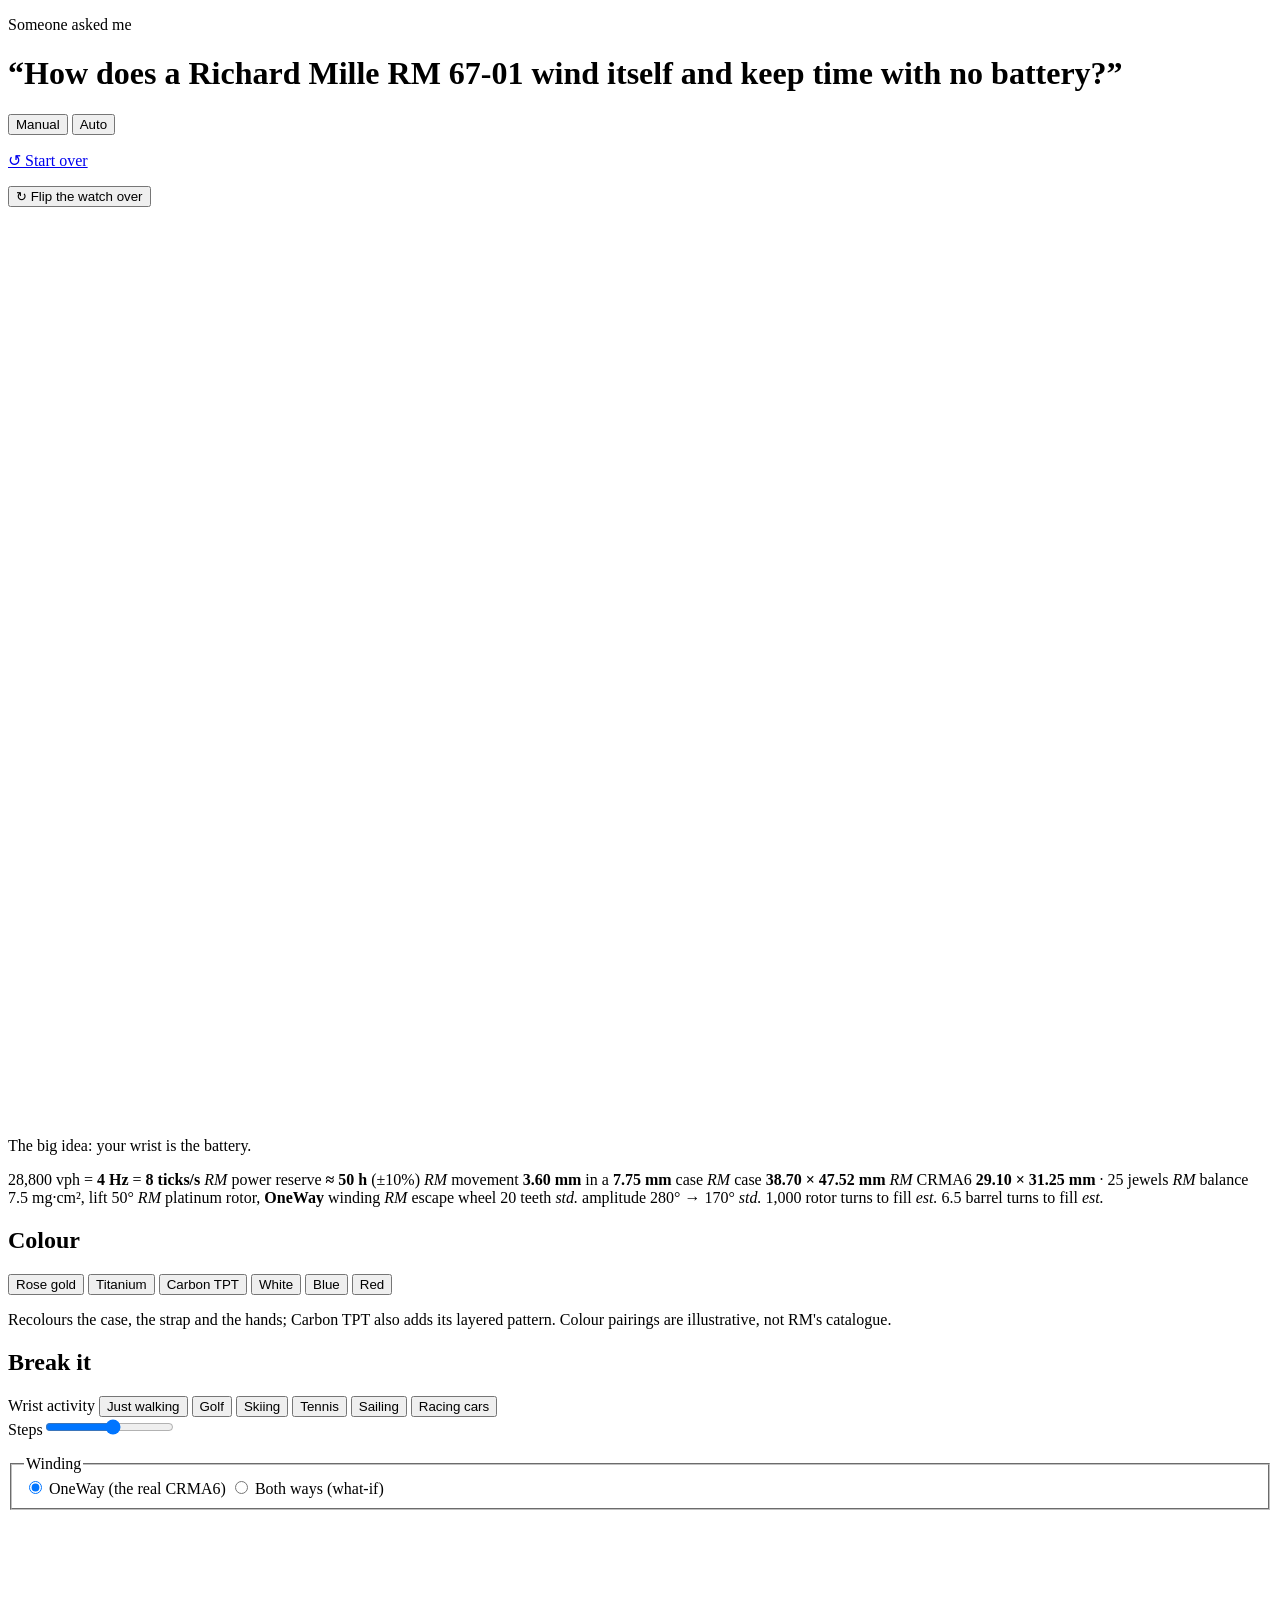
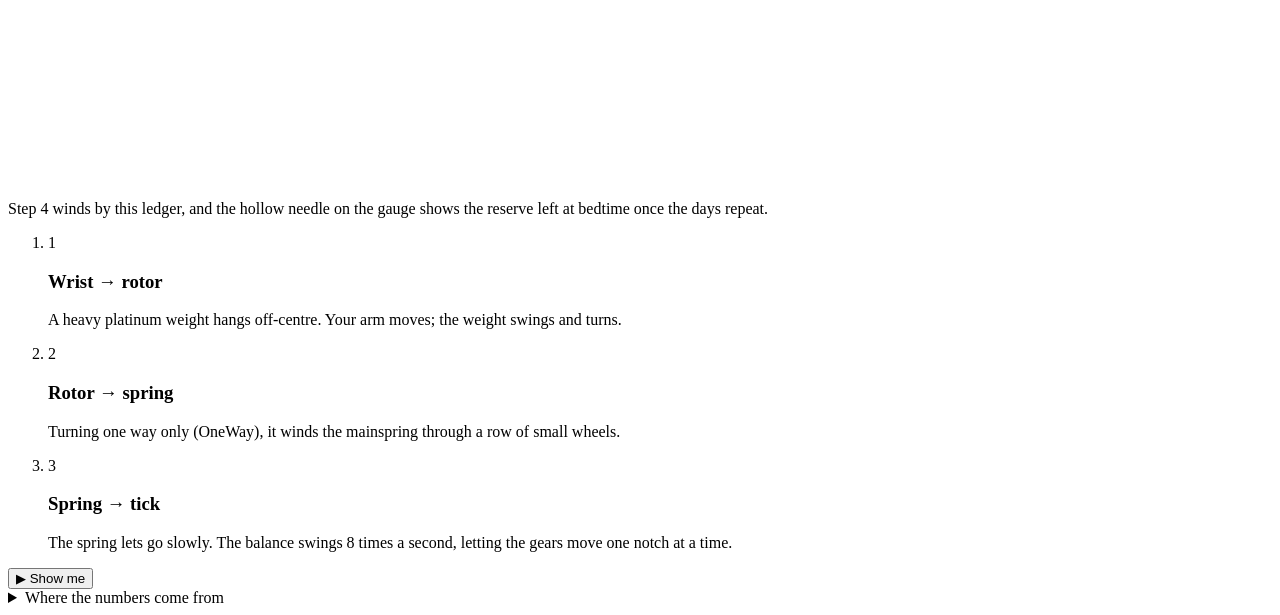
<file: rm67-01/src/page.html>
<!doctype html>
<html lang="en">
<head>
<meta charset="utf-8">
<meta name="viewport" content="width=device-width, initial-scale=1">
<title>RM 67-01 Anatomy</title>
<meta name="description" content="How a Richard Mille RM 67-01 winds itself and keeps time with no battery: an interactive, hand-inked machine driven by one small model.">
<link rel="preconnect" href="https://fonts.googleapis.com">
<link rel="preconnect" href="https://fonts.gstatic.com" crossorigin>
<link href="https://fonts.googleapis.com/css2?family=Caveat:wght@600;700&family=Patrick+Hand&display=swap" rel="stylesheet">
<style>/*CSS*/</style>
</head>
<body>
<header class="top">
  <p class="kicker">Someone asked me</p>
  <h1>“How does a Richard Mille RM 67-01 wind itself and keep time with no battery?”</h1>
</header>
<main class="grid">
  <aside class="side">
    <div class="mode" role="group" aria-label="Play mode">
      <button type="button" data-mode="manual" aria-pressed="true">Manual</button>
      <button type="button" data-mode="auto" aria-pressed="false">Auto</button>
    </div>
    <ol id="steps" class="steps"></ol>
    <a href="#" id="restart" class="restart">↺ Start over</a>
  </aside>
  <section class="stage">
    <p id="hint" class="hint" aria-live="polite"></p>
    <div class="card">
      <button type="button" id="flip" class="flipbtn" aria-pressed="false">↻ Flip the watch over</button>
      <svg id="fig" viewBox="0 0 1000 720" role="img" aria-label="An RM 67-01 on a wrist, and the same watch turned over to show its movement"></svg>
      <p class="readout" id="readout" aria-live="off"></p>
    </div>
    <p class="big">The big idea: your wrist is the battery.</p>
    <div id="live" class="chips live">
      <span class="chip lv" data-k="reserve"></span><span class="chip lv" data-k="beats"></span><span class="chip lv" data-k="watch"></span><span class="chip lv" data-k="world"></span><span class="chip lv" data-k="turns"></span><span class="chip lv" data-k="amp"></span><span class="chip lv" data-k="fn"></span>
    </div>
    <div class="chips facts">
      <span class="chip">28,800 vph = <b>4 Hz</b> = <b>8 ticks/s</b> <i class="src rm">RM</i></span>
      <span class="chip">power reserve <b>≈ 50 h</b> (±10%) <i class="src rm">RM</i></span>
      <span class="chip">movement <b>3.60 mm</b> in a <b>7.75 mm</b> case <i class="src rm">RM</i></span>
      <span class="chip">case <b>38.70 × 47.52 mm</b> <i class="src rm">RM</i></span>
      <span class="chip">CRMA6 <b>29.10 × 31.25 mm</b> · 25 jewels <i class="src rm">RM</i></span>
      <span class="chip">balance 7.5 mg·cm², lift 50° <i class="src rm">RM</i></span>
      <span class="chip">platinum rotor, <b>OneWay</b> winding <i class="src rm">RM</i></span>
      <span class="chip">escape wheel 20 teeth <i class="src std">std.</i></span>
      <span class="chip">amplitude 280° → 170° <i class="src std">std.</i></span>
      <span class="chip">1,000 rotor turns to fill <i class="src est">est.</i></span>
      <span class="chip">6.5 barrel turns to fill <i class="src est">est.</i></span>
    </div>

    <div class="row2">
      <div class="panel">
        <h2>Colour</h2>
        <div class="swatches">
          <button type="button" class="sw" data-v="rosegold" aria-pressed="true"><i style="--a:#e3ae8e;--b:#4a7bcf"></i>Rose gold</button>
          <button type="button" class="sw" data-v="titanium" aria-pressed="false"><i style="--a:#3f4352;--b:#ec5a43"></i>Titanium</button>
          <button type="button" class="sw" data-v="carbon" aria-pressed="false"><i style="--a:#41444c;--b:#3fbf8f"></i>Carbon TPT</button>
          <button type="button" class="sw" data-v="white" aria-pressed="false"><i style="--a:#ebe7de;--b:#3f74d8"></i>White</button>
          <button type="button" class="sw" data-v="blue" aria-pressed="false"><i style="--a:#4f7fcf;--b:#f2b632"></i>Blue</button>
          <button type="button" class="sw" data-v="red" aria-pressed="false"><i style="--a:#dc4f43;--b:#ffffff"></i>Red</button>
        </div>
        <p class="small">Recolours the case, the strap and the hands; Carbon TPT also adds its layered pattern. Colour pairings are illustrative, not RM's catalogue.</p>
      </div>
      <div class="panel">
        <h2>Break it</h2>
        <div class="acts" role="group" aria-label="Wrist activity">
          <span>Wrist activity</span>
          <button type="button" class="act" data-act="walk">Just walking</button>
          <button type="button" class="act" data-act="golf">Golf</button>
          <button type="button" class="act" data-act="skiing">Skiing</button>
          <button type="button" class="act" data-act="tennis">Tennis</button>
          <button type="button" class="act" data-act="sailing">Sailing</button>
          <button type="button" class="act" data-act="racing">Racing cars</button>
        </div>
        <label class="sl"><span>Steps</span><input id="act" type="range" min="0" max="15000" step="250" value="8000"><output id="actOut"></output></label>
        <p class="small" id="actWhy"></p>
        <fieldset class="wind"><legend>Winding</legend>
          <label><input type="radio" name="wind" value="one" checked> OneWay (the real CRMA6)</label>
          <label><input type="radio" name="wind" value="both"> Both ways (what-if)</label>
        </fieldset>
        <div id="ledger" class="chips"></div>
        <svg id="week" viewBox="0 0 300 64" class="week" aria-label="Power reserve over a week"></svg>
        <p class="small" id="weekCap"></p>
        <p class="small">Step 4 winds by this ledger, and the hollow needle on the gauge shows the reserve left at bedtime once the days repeat.</p>
      </div>
    </div>

    <ol class="cards">
      <li><span class="n">1</span><h3>Wrist → rotor</h3><p>A heavy platinum weight hangs off-centre. Your arm moves; the weight swings and turns.</p></li>
      <li><span class="n">2</span><h3>Rotor → spring</h3><p>Turning one way only (OneWay), it winds the mainspring through a row of small wheels.</p></li>
      <li><span class="n">3</span><h3>Spring → tick</h3><p>The spring lets go slowly. The balance swings 8 times a second, letting the gears move one notch at a time.</p></li>
    </ol>
    <button type="button" id="showme" class="showme">▶ Show me</button>

    <details class="notes">
      <summary>Where the numbers come from</summary>
      <ul>
        <li><b>RM:</b> Richard Mille's RM 67-01 / CRMA6 specification: 38.70 × 47.52 × 7.75 mm case, 29.10 × 31.25 × 3.60 mm movement, 28,800 vph, about 50 h (±10%), 25 jewels, CuBe balance at 7.5 mg·cm² with a 50° lift angle, platinum rotor with OneWay winding on ceramic ball bearings, function hand at 2 o'clock showing W · D · H, semi-instantaneous date in a vertical aperture at 5 o'clock, grade 5 titanium spline screws.</li>
        <li><b>Corrected from the brief:</b> the selector reads W · D · H (there is no N). RM publishes no variable-geometry rotor or adjustable ribs for the CRMA6 (that idea belongs to other RM calibers), so the rib step and slider became OneWay against a both-ways what-if. The RM 67-01 has no seconds hand; the fourth wheel, which turns once a minute, carries a marker dot instead.</li>
        <li><b>std.:</b> 20-tooth escape wheel and the 280° → 170° amplitude curve are typical of a Swiss lever movement; RM doesn't publish them for the CRMA6.</li>
        <li><b>est.:</b> 1,000 rotor turns for a full wind, 6.5 barrel turns, 0.12 winding turns per step, 16 h a day on the wrist, each activity's steps and extra wrist-motion turns (golf 12,000 steps + 60 turns from swings, skiing 6,000 + 250, tennis 9,000 + 200, sailing 4,000 + 250, racing cars 3,000 + 40), and the both-ways × 1.6 factor are estimates chosen to be plausible. They set how fast things wind, not the timekeeping.</li>
        <li><b>Drawn, not measured:</b> the layout of the wheels in the movement, the number of bezel screws, and the strap and dial details follow the watch's look, not a technical drawing.</li>
      </ul>
    </details>
  </section>
</main>
<script type="module">
/*JS*/
</script>
</body>
</html>
</file>
